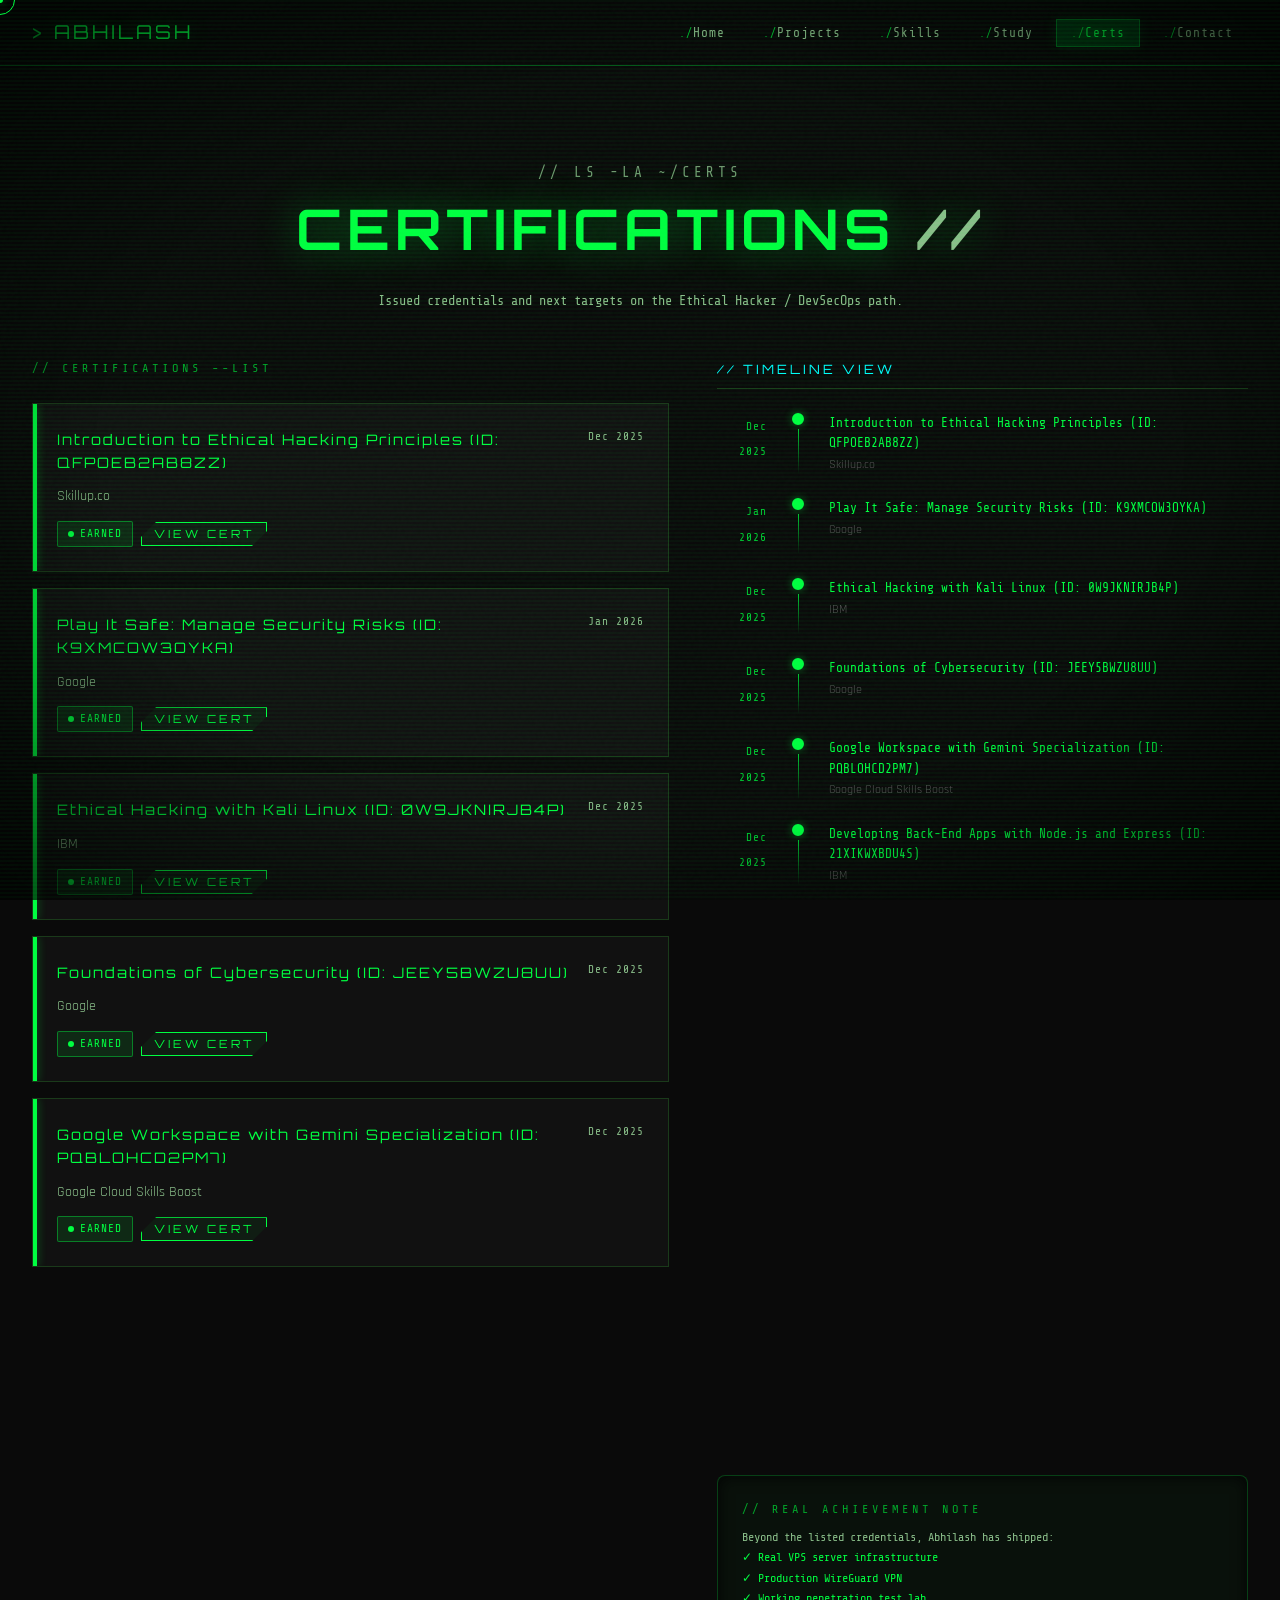
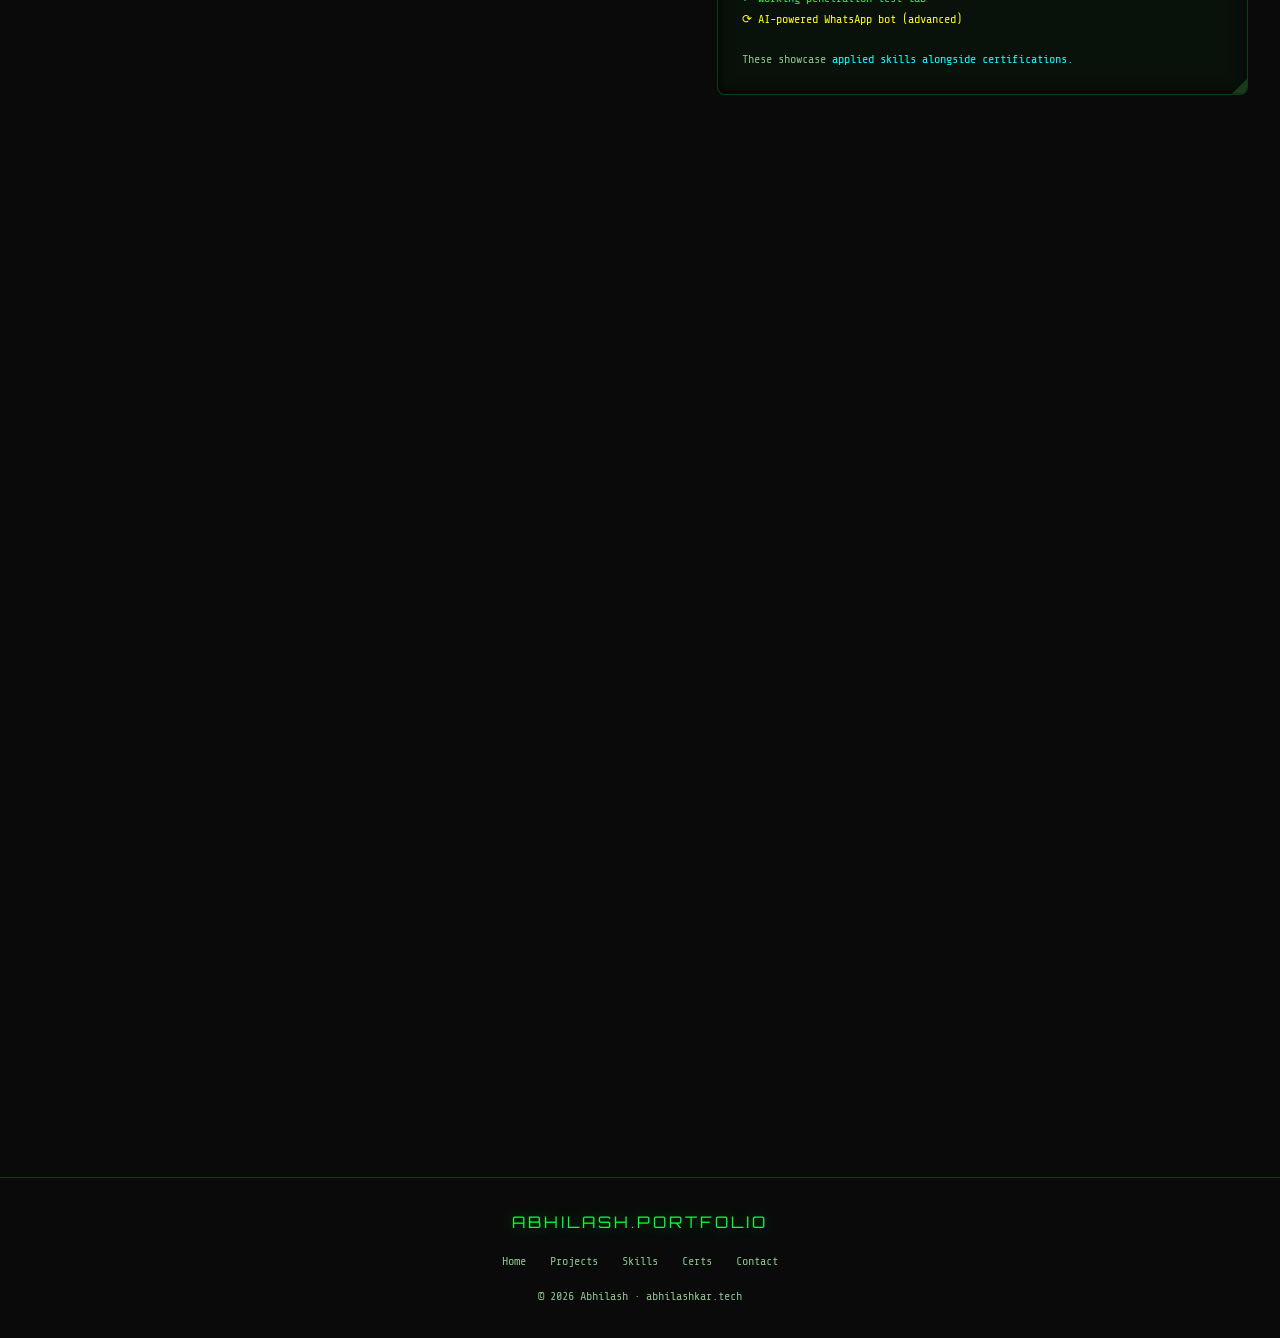
<file: certifications.html>
﻿<!DOCTYPE html>
<html lang="en">

<head>
    <meta charset="UTF-8" />
    <meta name="viewport" content="width=device-width, initial-scale=1.0" />
    <title>Certifications | Abhilash Portfolio</title>
    <meta name="description" content="Certifications and achievements of Abhilash — in timeline format." />
    <link rel="stylesheet" href="css/style.css" />
    <link rel="stylesheet" href="css/terminal.css" />
    <style>
        /* ===== CERTS PAGE ===== */
        .certs-layout {
            display: grid;
            grid-template-columns: 1.2fr 1fr;
            gap: 3rem;
            align-items: start;
        }

        /* Cert card */
        .cert-card {
            background: var(--bg-card);
            border: 1px solid var(--border);
            padding: 1.5rem;
            transition: all 0.4s;
            position: relative;
            overflow: hidden;
            cursor: default;
        }

        .cert-card::before {
            content: '';
            position: absolute;
            top: 0;
            left: 0;
            width: 4px;
            height: 100%;
        }

        .cert-card.earned::before {
            background: var(--green);
            box-shadow: 0 0 10px var(--green-glow);
        }

        .cert-card.ongoing::before {
            background: var(--yellow);
            box-shadow: 0 0 10px rgba(255, 255, 0, 0.4);
        }

        .cert-card.planned::before {
            background: #333;
        }

        .cert-card:hover {
            border-color: var(--border-glow);
            box-shadow: 0 0 25px rgba(0, 255, 65, 0.08);
            transform: translateY(-3px);
        }

        .cert-header {
            display: flex;
            justify-content: space-between;
            align-items: flex-start;
            margin-bottom: 0.8rem;
        }

        .cert-name {
            font-family: var(--font-display);
            font-size: 0.9rem;
            color: var(--green);
            letter-spacing: 2px;
            flex: 1;
        }

        .cert-card.ongoing .cert-name {
            color: var(--yellow);
        }

        .cert-card.planned .cert-name {
            color: #666;
        }

        .cert-year {
            font-family: var(--font-mono);
            font-size: 0.7rem;
            color: var(--text-dim);
            letter-spacing: 1px;
        }

        .cert-issuer {
            font-family: var(--font-body);
            font-size: 0.85rem;
            color: var(--text-dim);
            margin-bottom: 0.8rem;
        }

        .cert-actions {
            display: flex;
            gap: 0.5rem;
            align-items: center;
        }

        /* Timeline view (right side) */
        .cert-timeline {
            position: sticky;
            top: 80px;
        }

        .cert-tl-title {
            font-family: var(--font-display);
            font-size: 0.8rem;
            color: var(--cyan);
            letter-spacing: 3px;
            margin-bottom: 1.5rem;
            padding-bottom: 0.5rem;
            border-bottom: 1px solid var(--border);
        }

        .ct-item {
            display: flex;
            gap: 1rem;
            margin-bottom: 1.5rem;
            position: relative;
        }

        .ct-year-col {
            width: 50px;
            text-align: right;
            flex-shrink: 0;
        }

        .ct-year {
            font-family: var(--font-mono);
            font-size: 0.7rem;
            color: var(--green-dim);
            letter-spacing: 1px;
        }

        .ct-line {
            display: flex;
            flex-direction: column;
            align-items: center;
            width: 30px;
            flex-shrink: 0;
        }

        .ct-dot {
            width: 12px;
            height: 12px;
            border-radius: 50%;
            border: 2px solid var(--green);
            background: var(--bg-primary);
            box-shadow: 0 0 8px var(--green-glow);
            flex-shrink: 0;
        }

        .ct-dot.earned {
            background: var(--green);
        }

        .ct-dot.ongoing {
            border-color: var(--yellow);
            box-shadow: 0 0 8px rgba(255, 255, 0, 0.4);
        }

        .ct-dot.planned {
            border-color: #444;
            box-shadow: none;
        }

        .ct-vline {
            flex: 1;
            width: 1px;
            background: linear-gradient(180deg, var(--green-dim), transparent);
            min-height: 40px;
            margin-top: 4px;
        }

        .ct-content {}

        .ct-name {
            font-family: var(--font-mono);
            font-size: 0.8rem;
            color: var(--text-dim);
        }

        .ct-name.earned {
            color: var(--green);
        }

        .ct-name.ongoing {
            color: var(--yellow);
        }

        .ct-issuer {
            font-size: 0.72rem;
            color: #555;
            margin-top: 2px;
        }

        /* Cert viewer modal */
        .cert-viewer {
            position: fixed;
            inset: 0;
            background: rgba(0, 0, 0, 0.9);
            z-index: 2000;
            display: none;
            align-items: center;
            justify-content: center;
            padding: 2rem;
        }

        .cert-viewer.open {
            display: flex;
        }

        .cert-modal {
            background: var(--bg-card);
            border: 1px solid var(--border-glow);
            max-width: 700px;
            width: 100%;
            padding: 2rem;
            position: relative;
            box-shadow: 0 0 60px rgba(0, 255, 65, 0.15);
        }

        .cert-modal-close {
            position: absolute;
            top: 1rem;
            right: 1rem;
            background: transparent;
            border: 1px solid var(--border);
            color: var(--text-dim);
            font-family: var(--font-mono);
            font-size: 0.8rem;
            padding: 4px 10px;
            cursor: pointer;
            transition: all 0.3s;
        }

        .cert-modal-close:hover {
            border-color: var(--red);
            color: var(--red);
        }

        .cert-preview {
            background: var(--bg-terminal);
            border: 1px solid var(--border);
            padding: 3rem 2rem;
            text-align: center;
            margin: 1.5rem 0;
            position: relative;
            overflow: hidden;
        }

        .cert-preview::before {
            content: '';
            position: absolute;
            inset: 6px;
            border: 1px solid rgba(0, 255, 65, 0.2);
        }

        .cert-preview-title {
            font-family: var(--font-display);
            font-size: 1.3rem;
            color: var(--green);
            letter-spacing: 4px;
            text-shadow: 0 0 20px var(--green-glow);
            margin-bottom: 0.5rem;
        }

        .cert-preview-sub {
            font-family: var(--font-mono);
            font-size: 0.8rem;
            color: var(--text-dim);
            margin-bottom: 1rem;
        }

        .cert-preview-recipient {
            font-family: var(--font-display);
            font-size: 1rem;
            color: var(--cyan);
            letter-spacing: 3px;
        }

        .cert-preview-issuer {
            font-family: var(--font-mono);
            font-size: 0.75rem;
            color: var(--text-dim);
            margin-top: 1rem;
        }

        .cert-preview-status-planned {
            font-family: var(--font-mono);
            font-size: 0.8rem;
            color: #555;
            border: 1px dashed #333;
            padding: 1rem;
        }

        @media (max-width: 900px) {
            .certs-layout {
                grid-template-columns: 1fr;
            }

            .cert-timeline {
                position: static;
            }
        }
    </style>
</head>

<body>
    <div class="noise"></div>
    <nav>
        <div class="nav-container">
            <a href="index.html" class="nav-logo">ABHILASH</a>
            <ul class="nav-links">
                <li><a href="index.html">Home</a></li>
                <li><a href="projects.html">Projects</a></li>
                <li><a href="skills.html">Skills</a></li>
                <li><a href="study.html">Study</a></li>
                <li><a href="certifications.html" class="active">Certs</a></li>
                <li><a href="contact.html">Contact</a></li>
            </ul>
            <div class="hamburger" id="hamburger"><span></span><span></span><span></span></div>
        </div>
    </nav>

    <div class="page-wrapper">
        <div class="page-hero">
            <p class="section-label">// ls -la ~/certs</p>
            <h1>CERTIFICATIONS <span class="text-dim">//</span></h1>
            <p style="font-family:var(--font-mono);color:var(--text-dim);font-size:0.85rem;">Issued credentials and next targets on the Ethical Hacker / DevSecOps path.</p>
        </div>

        <div class="section" style="padding-top:0;">
            <div class="certs-layout">

                <!-- LEFT: Cert Cards -->
                <div>
                    <div class="section-header" data-anim style="text-align:left; margin-bottom:1.5rem;">
                        <p class="section-label">// certifications --list</p>
                    </div>
                    <div id="certs-list"></div>
                </div>

                <!-- RIGHT: Timeline -->
                <div class="cert-timeline">
                    <div class="cert-tl-title" data-anim>// TIMELINE VIEW</div>
                    <div id="cert-timeline-list"></div>

                    <!-- Achievement note -->
                    <div class="card mt-3" data-anim data-delay="200"
                        style="border-color:rgba(0,255,65,0.2); background:rgba(0,255,65,0.03);">
                        <p class="section-label" style="margin-bottom:0.5rem;">// REAL ACHIEVEMENT NOTE</p>
                        <p
                            style="font-family:var(--font-mono);font-size:0.75rem; color:var(--text-dim); line-height:1.7;">
                            Beyond the listed credentials, Abhilash has shipped:<br />
                            <span class="text-green">✓ Real VPS server infrastructure</span><br />
                            <span class="text-green">✓ Production WireGuard VPN</span><br />
                            <span class="text-green">✓ Working penetration test lab</span><br />
                            <span class="text-yellow">⟳ AI-powered WhatsApp bot (advanced)</span><br /><br />
                            These showcase <span class="text-cyan">applied skills alongside certifications.</span>
                        </p>
                    </div>
                </div>
            </div>
        </div>
    </div>

    <!-- CERT VIEWER MODAL -->
    <div class="cert-viewer" id="cert-viewer">
        <div class="cert-modal">
            <button class="cert-modal-close" onclick="closeCertViewer()">✕ CLOSE</button>
            <p style="font-family:var(--font-mono);font-size:0.7rem;color:var(--text-dim);">// view certificate</p>
            <h2 id="modal-title"
                style="font-family:var(--font-display);font-size:1rem;color:var(--green);letter-spacing:3px;margin:0.3rem 0 1rem;">
            </h2>
            <div class="cert-preview" id="modal-preview"></div>
            <div id="modal-meta" style="font-family:var(--font-mono);font-size:0.75rem;color:var(--text-dim);"></div>
        </div>
    </div>

    <footer>
        <span class="footer-logo">ABHILASH.PORTFOLIO</span>
        <ul class="footer-links">
            <li><a href="index.html">Home</a></li>
            <li><a href="projects.html">Projects</a></li>
            <li><a href="skills.html">Skills</a></li>
            <li><a href="certifications.html">Certs</a></li>
            <li><a href="contact.html">Contact</a></li>
        </ul>
        <p>© 2026 Abhilash · abhilashkar.tech</p>
    </footer>

    <script src="js/data.js"></script>
    <script src="js/terminal.js"></script>
    <script>
        function certStatusInfo(s) {
            if (s === 'earned') return { cls: 'earned', badge: 'badge-green', icon: '✓', text: 'EARNED' };
            if (s === 'ongoing') return { cls: 'ongoing', badge: 'badge-yellow', icon: '⟳', text: 'IN PROGRESS' };
            return { cls: 'planned', badge: 'badge-blue', icon: '◦', text: 'PLANNED' };
        }

        const certList = document.getElementById('certs-list');
        const certTl = document.getElementById('cert-timeline-list');

        PORTFOLIO_DATA.certifications.forEach((cert, i) => {
            const s = certStatusInfo(cert.status);

            // Card
            const card = document.createElement('div');
            card.className = `cert-card ${s.cls} mb-2`;
            card.dataset.anim = '';
            card.dataset.delay = i * 120;
            card.innerHTML = `
    <div class="cert-header">
      <span class="cert-name">${cert.name}</span>
      <span class="cert-year">${cert.date}</span>
    </div>
    <p class="cert-issuer">${cert.issuer}</p>
    <div class="cert-actions">
      <span class="badge ${s.badge}"><span class="badge-dot"></span>${s.text}</span>
      <button class="btn" style="padding:4px 12px;font-size:0.7rem;" onclick="openCertViewer('${cert.name}','${cert.issuer}','${cert.date}','${cert.status}')">
        VIEW CERT
      </button>
    </div>
  `;
            certList.appendChild(card);

            // Timeline entry
            const tl = document.createElement('div');
            tl.className = 'ct-item';
            tl.dataset.anim = '';
            tl.dataset.delay = i * 100;
            tl.innerHTML = `
    <div class="ct-year-col"><span class="ct-year">${cert.date}</span></div>
    <div class="ct-line">
      <div class="ct-dot ${s.cls}"></div>
      ${i < PORTFOLIO_DATA.certifications.length - 1 ? '<div class="ct-vline"></div>' : ''}
    </div>
    <div class="ct-content">
      <div class="ct-name ${s.cls}">${cert.name}</div>
      <div class="ct-issuer">${cert.issuer}</div>
    </div>
  `;
            certTl.appendChild(tl);
        });

        // Anim
        const obs = new IntersectionObserver(entries => {
            entries.forEach(e => {
                if (e.isIntersecting) {
                    setTimeout(() => {
                        e.target.style.opacity = '1';
                        e.target.style.transform = 'translateY(0)';
                    }, e.target.dataset.delay || 0);
                    obs.unobserve(e.target);
                }
            });
        }, { threshold: 0.1 });

        document.querySelectorAll('[data-anim]').forEach(el => {
            el.style.opacity = '0';
            el.style.transform = 'translateY(15px)';
            el.style.transition = 'opacity 0.6s ease, transform 0.6s ease';
            obs.observe(el);
        });

        function openCertViewer(name, issuer, date, status) {
            document.getElementById('modal-title').textContent = name;
            const preview = document.getElementById('modal-preview');
            const meta = document.getElementById('modal-meta');

            if (status === 'earned') {
                preview.innerHTML = `
      <div class="cert-preview-title">${name}</div>
      <div class="cert-preview-sub">This is to certify that</div>
      <div class="cert-preview-recipient">ABHILASH</div>
      <div class="cert-preview-sub" style="margin-top:0.5rem;">has successfully completed</div>
      <div class="cert-preview-issuer">Issued by: ${issuer} &nbsp;|&nbsp; ${date}</div>
    `;
            } else {
                const statusText = status === 'ongoing' ? '⟳ IN PROGRESS' : '◦ PLANNED FOR ' + date;
                preview.innerHTML = `
      <div class="cert-preview-status-planned">
        <p style="color:var(--green-dim); font-family:var(--font-display); font-size:1rem; letter-spacing:3px; margin-bottom:0.8rem;">${name}</p>
        <p>${statusText}</p>
        <p style="margin-top:0.5rem; color:#444;">Issued by: ${issuer}</p>
      </div>
    `;
            }

            meta.textContent = `STATUS: ${status.toUpperCase()} | ISSUER: ${issuer} | TARGET: ${date}`;
            document.getElementById('cert-viewer').classList.add('open');
        }

        function closeCertViewer() {
            document.getElementById('cert-viewer').classList.remove('open');
        }

        document.getElementById('cert-viewer').addEventListener('click', e => {
            if (e.target === document.getElementById('cert-viewer')) closeCertViewer();
        });
    </script>
<script src="js/effects.js"></script>
</body>

</html>
</file>
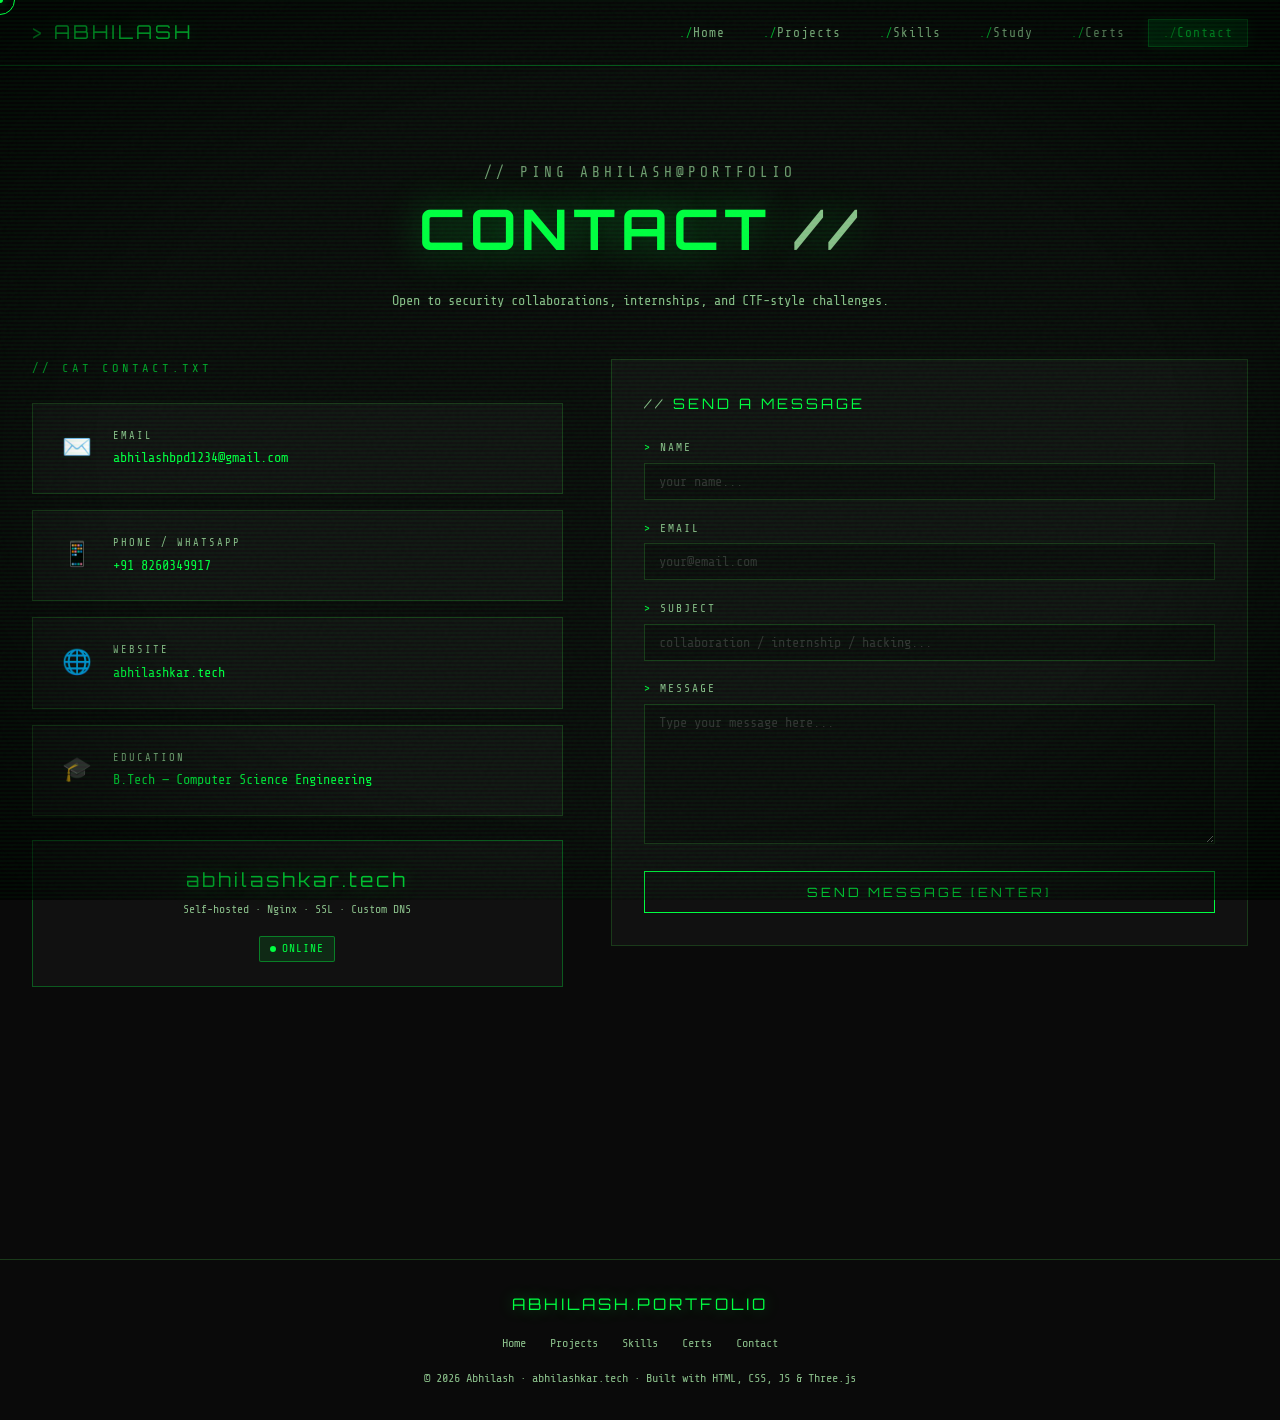
<file: contact.html>
﻿<!DOCTYPE html>
<html lang="en">

<head>
    <meta charset="UTF-8" />
    <meta name="viewport" content="width=device-width, initial-scale=1.0" />
    <title>Contact | Abhilash Portfolio</title>
    <meta name="description"
        content="Get in touch with Abhilash — cybersecurity learner, system administrator, and web developer." />
    <link rel="stylesheet" href="css/style.css" />
    <link rel="stylesheet" href="css/terminal.css" />
    <style>
        .contact-layout {
            display: grid;
            grid-template-columns: 1fr 1.2fr;
            gap: 3rem;
            align-items: start;
        }

        /* Info cards */
        .contact-info-card {
            background: var(--bg-card);
            border: 1px solid var(--border);
            padding: 1.5rem;
            margin-bottom: 1rem;
            transition: all 0.35s;
            display: flex;
            align-items: center;
            gap: 1rem;
        }

        .contact-info-card:hover {
            border-color: var(--border-glow);
            transform: translateX(6px);
            box-shadow: 0 0 20px rgba(0, 255, 65, 0.08);
        }

        .contact-icon {
            font-size: 1.5rem;
            width: 40px;
            text-align: center;
            flex-shrink: 0;
        }

        .contact-label {
            font-family: var(--font-mono);
            font-size: 0.65rem;
            color: var(--text-dim);
            letter-spacing: 2px;
            margin-bottom: 3px;
        }

        .contact-value {
            font-family: var(--font-mono);
            font-size: 0.85rem;
            color: var(--green);
        }

        .contact-value a {
            color: var(--green);
            text-decoration: none;
        }

        .contact-value a:hover {
            text-decoration: underline;
            color: var(--cyan);
        }

        /* Form */
        .contact-form {
            background: var(--bg-card);
            border: 1px solid var(--border);
            padding: 2rem;
        }

        .form-title {
            font-family: var(--font-display);
            font-size: 0.9rem;
            color: var(--green);
            letter-spacing: 3px;
            margin-bottom: 1.5rem;
        }

        .form-title::before {
            content: '// ';
            color: var(--text-dim);
        }

        .form-group {
            margin-bottom: 1.2rem;
        }

        .form-label {
            font-family: var(--font-mono);
            font-size: 0.7rem;
            color: var(--text-dim);
            letter-spacing: 2px;
            display: block;
            margin-bottom: 6px;
        }

        .form-label::before {
            content: '> ';
            color: var(--green);
        }

        .form-input,
        .form-textarea {
            width: 100%;
            background: #0c0c0c;
            border: 1px solid var(--border);
            color: var(--green);
            font-family: var(--font-mono);
            font-size: 0.85rem;
            padding: 10px 14px;
            outline: none;
            transition: all 0.3s;
            caret-color: var(--green);
        }

        .form-input:focus,
        .form-textarea:focus {
            border-color: rgba(0, 255, 65, 0.4);
            box-shadow: 0 0 15px rgba(0, 255, 65, 0.08);
        }

        .form-input::placeholder,
        .form-textarea::placeholder {
            color: #333;
            font-family: var(--font-mono);
        }

        .form-textarea {
            min-height: 140px;
            resize: vertical;
        }

        .form-submit {
            width: 100%;
            padding: 12px;
            font-family: var(--font-display);
            font-size: 0.8rem;
            letter-spacing: 3px;
            cursor: pointer;
            border: 1px solid var(--green);
            background: transparent;
            color: var(--green);
            transition: all 0.3s;
            position: relative;
            overflow: hidden;
        }

        .form-submit::before {
            content: '';
            position: absolute;
            top: 0;
            left: -100%;
            width: 100%;
            height: 100%;
            background: var(--green);
            transition: left 0.3s;
            z-index: -1;
        }

        .form-submit:hover {
            color: #000;
            box-shadow: 0 0 30px var(--green-glow);
        }

        .form-submit:hover::before {
            left: 0;
        }

        .form-success {
            display: none;
            background: rgba(0, 255, 65, 0.05);
            border: 1px solid rgba(0, 255, 65, 0.3);
            padding: 1rem;
            text-align: center;
            font-family: var(--font-mono);
            font-size: 0.8rem;
            color: var(--green);
            margin-top: 1rem;
        }

        /* Map / Domain display */
        .domain-card {
            background: var(--bg-card);
            border: 1px solid var(--border-glow);
            padding: 1.5rem;
            text-align: center;
            margin-top: 1.5rem;
        }

        .domain-text {
            font-family: var(--font-display);
            font-size: 1.2rem;
            color: var(--green);
            text-shadow: 0 0 20px var(--green-glow);
            letter-spacing: 3px;
        }

        .domain-sub {
            font-family: var(--font-mono);
            font-size: 0.72rem;
            color: var(--text-dim);
            margin-top: 0.3rem;
        }

        @media (max-width: 800px) {
            .contact-layout {
                grid-template-columns: 1fr;
            }
        }
    </style>
</head>

<body>
    <div class="noise"></div>
    <nav>
        <div class="nav-container">
            <a href="index.html" class="nav-logo">ABHILASH</a>
            <ul class="nav-links">
                <li><a href="index.html">Home</a></li>
                <li><a href="projects.html">Projects</a></li>
                <li><a href="skills.html">Skills</a></li>
                <li><a href="study.html">Study</a></li>
                <li><a href="certifications.html">Certs</a></li>
                <li><a href="contact.html" class="active">Contact</a></li>
            </ul>
            <div class="hamburger" id="hamburger"><span></span><span></span><span></span></div>
        </div>
    </nav>

    <div class="page-wrapper">
        <div class="page-hero">
            <p class="section-label">// ping abhilash@portfolio</p>
            <h1>CONTACT <span class="text-dim">//</span></h1>
            <p style="font-family:var(--font-mono);color:var(--text-dim);font-size:0.85rem;">Open to security collaborations,
                internships, and CTF-style challenges.</p>
        </div>

        <div class="section" style="padding-top:0;">
            <div class="contact-layout">

                <!-- LEFT: Contact Info -->
                <div>
                    <div class="section-header" data-anim style="text-align:left;margin-bottom:1.5rem;">
                        <p class="section-label">// cat contact.txt</p>
                    </div>

                    <div class="contact-info-card" data-anim data-delay="100">
                        <div class="contact-icon">✉️</div>
                        <div>
                            <div class="contact-label">EMAIL</div>
                            <div class="contact-value">
                                <a href="mailto:abhilashbpd1234@gmail.com">abhilashbpd1234@gmail.com</a>
                            </div>
                        </div>
                    </div>

                    <div class="contact-info-card" data-anim data-delay="200">
                        <div class="contact-icon">📱</div>
                        <div>
                            <div class="contact-label">PHONE / WHATSAPP</div>
                            <div class="contact-value">
                                <a href="tel:+918260349917">+91 8260349917</a>
                            </div>
                        </div>
                    </div>

                    <div class="contact-info-card" data-anim data-delay="300">
                        <div class="contact-icon">🌐</div>
                        <div>
                            <div class="contact-label">WEBSITE</div>
                            <div class="contact-value">
                                <a href="https://abhilashkar.tech" target="_blank">abhilashkar.tech</a>
                            </div>
                        </div>
                    </div>

                    <div class="contact-info-card" data-anim data-delay="400">
                        <div class="contact-icon">🎓</div>
                        <div>
                            <div class="contact-label">EDUCATION</div>
                            <div class="contact-value">B.Tech — Computer Science Engineering</div>
                        </div>
                    </div>

                    <!-- Domain card -->
                    <div class="domain-card" data-anim data-delay="500">
                        <div class="domain-text">abhilashkar.tech</div>
                        <div class="domain-sub">Self-hosted · Nginx · SSL · Custom DNS</div>
                        <div style="margin-top:1rem;">
                            <span class="badge badge-green"><span class="badge-dot"></span>ONLINE</span>
                        </div>
                    </div>

                    <!-- Terminal showcase: contact -->
                    <div class="terminal-wrapper mt-3" data-anim data-delay="600">
                        <div class="terminal" id="contact-terminal">
                            <div class="terminal-bar">
                                <div class="terminal-dots">
                                    <div class="terminal-dot red"></div>
                                    <div class="terminal-dot yellow"></div>
                                    <div class="terminal-dot green"></div>
                                </div>
                                <span class="terminal-title">contact.sh</span>
                            </div>
                            <div class="terminal-body" style="min-height:150px; max-height:200px;"></div>
                        </div>
                    </div>
                </div>

                <!-- RIGHT: Contact Form -->
                <div data-anim data-delay="200">
                    <div class="contact-form">
                        <div class="form-title">SEND A MESSAGE</div>

                        <div class="form-group">
                            <label class="form-label" for="name">NAME</label>
                            <input type="text" id="name" class="form-input" placeholder="your name..." />
                        </div>

                        <div class="form-group">
                            <label class="form-label" for="email">EMAIL</label>
                            <input type="email" id="email" class="form-input" placeholder="your@email.com" />
                        </div>

                        <div class="form-group">
                            <label class="form-label" for="subject">SUBJECT</label>
                            <input type="text" id="subject" class="form-input"
                                placeholder="collaboration / internship / hacking..." />
                        </div>

                        <div class="form-group">
                            <label class="form-label" for="message">MESSAGE</label>
                            <textarea id="message" class="form-textarea"
                                placeholder="Type your message here..."></textarea>
                        </div>

                        <button class="form-submit" id="form-submit" onclick="handleSubmit()">
                            SEND MESSAGE [ENTER]
                        </button>

                        <div class="form-success" id="form-success">
                            <p style="font-size:1rem; margin-bottom:0.3rem;">✓ MESSAGE SENT SUCCESSFULLY</p>
                            <p style="color:var(--text-dim);">I'll get back to you within 24–48 hours.</p>
                        </div>
                    </div>

                    <!-- What I'm open to -->
                    <div class="card mt-2" data-anim data-delay="400">
                        <p class="section-label" style="margin-bottom:1rem;">// OPEN TO</p>
                        <div style="display:grid; grid-template-columns:1fr 1fr; gap:0.8rem;">
                            <div style="font-family:var(--font-mono);font-size:0.78rem;color:var(--text-dim);">
                                <span class="text-green">✓</span> Cybersecurity Internship
                            </div>
                            <div style="font-family:var(--font-mono);font-size:0.78rem;color:var(--text-dim);">
                                <span class="text-green">✓</span> CTF Team Collaboration
                            </div>
                            <div style="font-family:var(--font-mono);font-size:0.78rem;color:var(--text-dim);">
                                <span class="text-green">✓</span> DevOps / SysAdmin Roles
                            </div>
                            <div style="font-family:var(--font-mono);font-size:0.78rem;color:var(--text-dim);">
                                <span class="text-green">✓</span> Open Source Projects
                            </div>
                            <div style="font-family:var(--font-mono);font-size:0.78rem;color:var(--text-dim);">
                                <span class="text-green">✓</span> Bug Bounty Teams
                            </div>
                            <div style="font-family:var(--font-mono);font-size:0.78rem;color:var(--text-dim);">
                                <span class="text-green">✓</span> Research Collaboration
                            </div>
                        </div>
                    </div>
                </div>
            </div>
        </div>
    </div>

    <footer>
        <span class="footer-logo">ABHILASH.PORTFOLIO</span>
        <ul class="footer-links">
            <li><a href="index.html">Home</a></li>
            <li><a href="projects.html">Projects</a></li>
            <li><a href="skills.html">Skills</a></li>
            <li><a href="certifications.html">Certs</a></li>
            <li><a href="contact.html">Contact</a></li>
        </ul>
        <p>© 2026 Abhilash · abhilashkar.tech · Built with HTML, CSS, JS & Three.js</p>
    </footer>

    <script src="js/data.js"></script>
    <script src="js/terminal.js"></script>
    <script>
        // Auto-run terminal
        document.addEventListener('DOMContentLoaded', () => {
            new HackerTerminal('contact-terminal', {
                typingSpeed: 35,
                autoRun: [
                    {
                        delay: 600, cmd: 'cat contact.txt', output: [
                            { class: 't-output', text: 'Name  : Abhilash' },
                            { class: 't-output', text: 'Email : abhilashbpd1234@gmail.com' },
                            { class: 't-output', text: 'Phone : +91 8260349917' },
                            { class: 't-output', text: 'Web   : abhilashkar.tech' },
                        ]
                    },
                    {
                        delay: 400, cmd: 'ping abhilashkar.tech', output: [
                            { class: 't-success', text: '64 bytes: icmp_seq=1 ttl=57 time=24.3ms' },
                            { class: 't-success', text: '64 bytes: icmp_seq=2 ttl=57 time=23.8ms' },
                            { class: 't-success', text: '--- 0% packet loss --- ONLINE ✓' },
                        ]
                    },
                ]
            });
        });

        // Anim
        const obs = new IntersectionObserver(entries => {
            entries.forEach(e => {
                if (e.isIntersecting) {
                    setTimeout(() => {
                        e.target.style.opacity = '1';
                        e.target.style.transform = 'translateY(0)';
                    }, e.target.dataset.delay || 0);
                    obs.unobserve(e.target);
                }
            });
        }, { threshold: 0.1 });

        document.querySelectorAll('[data-anim]').forEach(el => {
            el.style.opacity = '0';
            el.style.transform = 'translateY(20px)';
            el.style.transition = 'opacity 0.6s ease, transform 0.6s ease';
            obs.observe(el);
        });

        function handleSubmit() {
            const name = document.getElementById('name').value.trim();
            const email = document.getElementById('email').value.trim();
            const msg = document.getElementById('message').value.trim();

            if (!name || !email || !msg) {
                alert('Please fill in all required fields.');
                return;
            }

            document.getElementById('form-submit').disabled = true;
            document.getElementById('form-submit').textContent = 'SENDING...';

            // Simulate send
            setTimeout(() => {
                document.getElementById('form-success').style.display = 'block';
                document.getElementById('form-submit').textContent = '✓ SENT';
                document.getElementById('form-submit').style.color = '#000';
                document.getElementById('form-submit').style.background = 'var(--green)';
            }, 1500);
        }
    </script>
<script src="js/effects.js"></script>
</body>

</html>
</file>
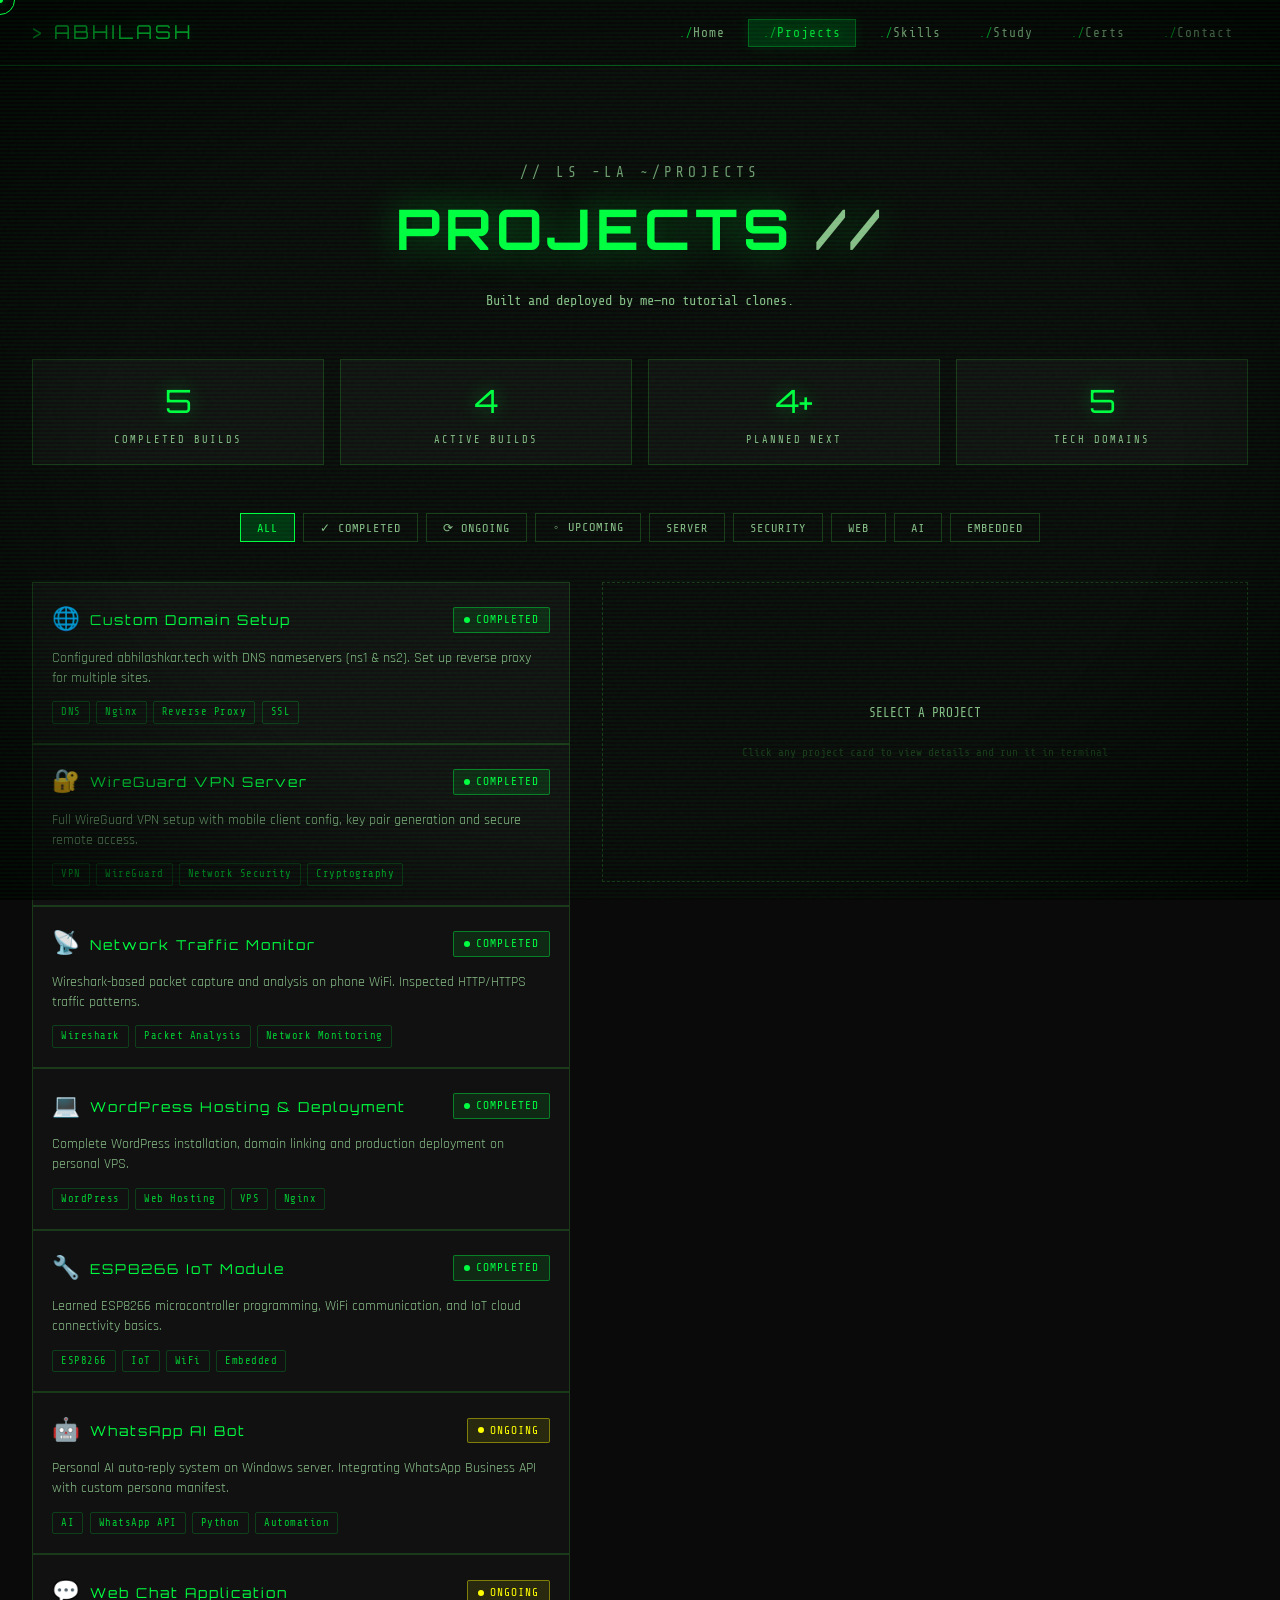
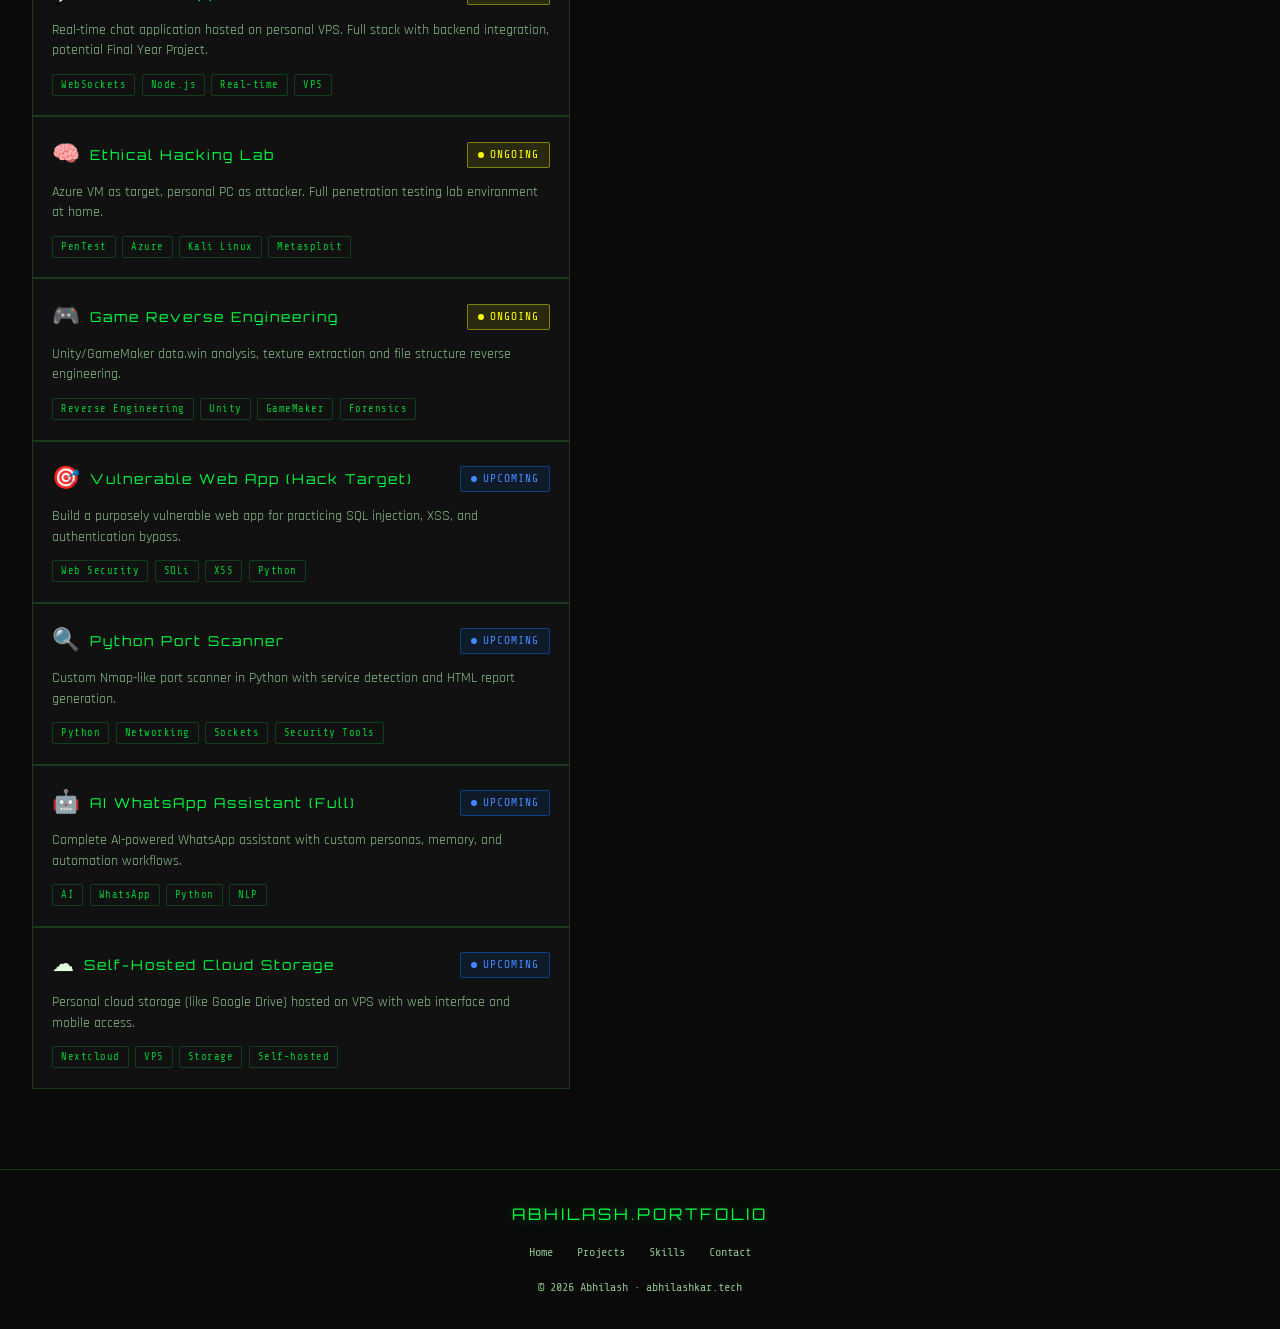
<file: projects.html>
﻿<!DOCTYPE html>
<html lang="en">

<head>
    <meta charset="UTF-8" />
    <meta name="viewport" content="width=device-width, initial-scale=1.0" />
    <title>Projects | Abhilash Portfolio</title>
    <meta name="description"
        content="All projects by Abhilash — Server Setup, VPN, Cybersecurity Lab, WhatsApp AI Bot, and more." />
    <link rel="stylesheet" href="css/style.css" />
    <link rel="stylesheet" href="css/terminal.css" />
    <style>
        .filter-bar {
            display: flex;
            gap: 0.5rem;
            flex-wrap: wrap;
            justify-content: center;
            margin-bottom: 2.5rem;
        }

        .filter-btn {
            font-family: var(--font-mono);
            font-size: 0.75rem;
            padding: 6px 16px;
            border: 1px solid var(--border);
            background: transparent;
            color: var(--text-dim);
            cursor: pointer;
            letter-spacing: 1px;
            transition: all 0.3s;
        }

        .filter-btn:hover,
        .filter-btn.active {
            border-color: var(--green);
            color: var(--green);
            background: var(--green-dark);
        }

        .projects-layout {
            display: grid;
            grid-template-columns: 1fr 1.2fr;
            gap: 2rem;
        }

        .project-card {
            background: var(--bg-card);
            border: 1px solid var(--border);
            padding: 1.2rem;
            cursor: pointer;
            transition: all 0.3s;
            position: relative;
        }

        .project-card:hover,
        .project-card.selected {
            border-color: var(--border-glow);
            box-shadow: 0 0 25px rgba(0, 255, 65, 0.1);
        }

        .project-card.selected {
            border-left: 3px solid var(--green);
        }

        .project-card.hidden {
            display: none;
        }

        .card-header {
            display: flex;
            align-items: center;
            gap: 10px;
            margin-bottom: 0.6rem;
        }

        .card-icon {
            font-size: 1.4rem;
        }

        .card-name {
            font-family: var(--font-display);
            font-size: 0.85rem;
            color: var(--green);
            letter-spacing: 2px;
            flex: 1;
        }

        .card-desc {
            font-size: 0.85rem;
            color: var(--text-dim);
            line-height: 1.5;
            margin-bottom: 0.8rem;
        }

        .card-tags {
            display: flex;
            flex-wrap: wrap;
            gap: 0.4rem;
        }

        /* Detail pane */
        .detail-pane {
            position: sticky;
            top: 80px;
            height: fit-content;
        }

        .detail-empty {
            display: flex;
            align-items: center;
            justify-content: center;
            min-height: 300px;
            border: 1px dashed var(--border);
            color: var(--text-dim);
            font-family: var(--font-mono);
            font-size: 0.8rem;
            text-align: center;
        }

        .detail-content {
            display: none;
        }

        .detail-content.active {
            display: block;
        }

        .detail-title {
            font-family: var(--font-display);
            font-size: 1.2rem;
            color: var(--green);
            letter-spacing: 3px;
            margin-bottom: 0.5rem;
        }

        .detail-section-label {
            font-family: var(--font-mono);
            font-size: 0.7rem;
            color: var(--green-dim);
            letter-spacing: 2px;
            margin: 1rem 0 0.4rem;
        }

        .detail-list {
            list-style: none;
        }

        .detail-list li {
            font-family: var(--font-mono);
            font-size: 0.8rem;
            color: var(--text-dim);
            padding: 4px 0;
            border-bottom: 1px solid rgba(255, 255, 255, 0.03);
        }

        .detail-list li::before {
            content: '→ ';
            color: var(--green);
        }

        .detail-terminal-wrap {
            margin-top: 1rem;
        }

        /* Stats strip */
        .proj-stats-strip {
            display: flex;
            gap: 1rem;
            flex-wrap: wrap;
            justify-content: center;
            margin-bottom: 3rem;
        }

        .proj-stat {
            background: var(--bg-card);
            border: 1px solid var(--border);
            padding: 1rem 2rem;
            text-align: center;
            flex: 1;
            min-width: 120px;
        }

        .proj-stat-num {
            font-family: var(--font-display);
            font-size: 2rem;
            color: var(--green);
            text-shadow: 0 0 20px var(--green-glow);
        }

        .proj-stat-label {
            font-family: var(--font-mono);
            font-size: 0.65rem;
            color: var(--text-dim);
            letter-spacing: 2px;
            margin-top: 4px;
        }

        @media (max-width: 900px) {
            .projects-layout {
                grid-template-columns: 1fr;
            }

            .detail-pane {
                position: static;
            }
        }
    </style>
</head>

<body>
    <div class="noise"></div>
    <nav>
        <div class="nav-container">
            <a href="index.html" class="nav-logo">ABHILASH</a>
            <ul class="nav-links">
                <li><a href="index.html">Home</a></li>
                <li><a href="projects.html" class="active">Projects</a></li>
                <li><a href="skills.html">Skills</a></li>
                <li><a href="study.html">Study</a></li>
                <li><a href="certifications.html">Certs</a></li>
                <li><a href="contact.html">Contact</a></li>
            </ul>
            <div class="hamburger" id="hamburger"><span></span><span></span><span></span></div>
        </div>
    </nav>

    <div class="page-wrapper">
        <div class="page-hero">
            <p class="section-label">// ls -la ~/projects</p>
            <h1>PROJECTS <span class="text-dim">//</span></h1>
            <p style="font-family:var(--font-mono);color:var(--text-dim);font-size:0.85rem;">Built and deployed by me—no tutorial clones.</p>
        </div>

        <div class="section" style="padding-top:0;">
            <!-- Stats -->
            <div class="proj-stats-strip" data-anim>
                <div class="proj-stat">
                    <div class="proj-stat-num">5</div>
                    <div class="proj-stat-label">COMPLETED BUILDS</div>
                </div>
                <div class="proj-stat">
                    <div class="proj-stat-num">4</div>
                    <div class="proj-stat-label">ACTIVE BUILDS</div>
                </div>
                <div class="proj-stat">
                    <div class="proj-stat-num">4+</div>
                    <div class="proj-stat-label">PLANNED NEXT</div>
                </div>
                <div class="proj-stat">
                    <div class="proj-stat-num">5</div>
                    <div class="proj-stat-label">TECH DOMAINS</div>
                </div>
            </div>

            <!-- Filter Bar -->
            <div class="filter-bar">
                <button class="filter-btn active" data-filter="all">ALL</button>
                <button class="filter-btn" data-filter="done">✓ COMPLETED</button>
                <button class="filter-btn" data-filter="ongoing">⟳ ONGOING</button>
                <button class="filter-btn" data-filter="upcoming">◦ UPCOMING</button>
                <button class="filter-btn" data-filter="server">SERVER</button>
                <button class="filter-btn" data-filter="security">SECURITY</button>
                <button class="filter-btn" data-filter="web">WEB</button>
                <button class="filter-btn" data-filter="ai">AI</button>
                <button class="filter-btn" data-filter="embedded">EMBEDDED</button>
            </div>

            <!-- Projects Layout -->
            <div class="projects-layout">
                <!-- Left: Project List -->
                <div id="projects-list"></div>

                <!-- Right: Detail + Terminal -->
                <div class="detail-pane">
                    <div id="detail-empty" class="detail-empty">
                        <div>
                            <p>SELECT A PROJECT</p>
                            <br />
                            <p style="color:var(--border); font-size:0.7rem;">Click any project card to view details and
                                run it in terminal</p>
                        </div>
                    </div>
                    <div id="detail-content" class="card detail-content">
                        <div class="badge badge-green mb-2" id="detail-status-badge"><span
                                class="badge-dot"></span><span id="detail-status-text">DONE</span></div>
                        <h2 class="detail-title" id="detail-name"></h2>
                        <p style="font-family:var(--font-mono);font-size:0.75rem;color:var(--text-dim); margin-bottom:0.5rem;"
                            id="detail-level"></p>
                        <p style="font-size:0.9rem;color:var(--text-dim);line-height:1.6;" id="detail-desc"></p>

                        <div class="detail-section-label">// DETAILS</div>
                        <ul class="detail-list" id="detail-list"></ul>

                        <div class="detail-section-label">// TAGS</div>
                        <div id="detail-tags" style="display:flex;flex-wrap:wrap;gap:0.4rem; margin-bottom:1rem;"></div>

                        <!-- Mini terminal for this project -->
                        <div class="detail-terminal-wrap">
                            <div class="terminal" id="detail-terminal">
                                <div class="terminal-bar">
                                    <div class="terminal-dots">
                                        <div class="terminal-dot red"></div>
                                        <div class="terminal-dot yellow"></div>
                                        <div class="terminal-dot green"></div>
                                    </div>
                                    <span class="terminal-title" id="detail-term-title">project.sh</span>
                                </div>
                                <div class="terminal-body" style="min-height:160px; max-height:200px;"
                                    id="detail-term-body"></div>
                            </div>
                        </div>
                    </div>
                </div>
            </div>
        </div>
    </div>

    <footer>
        <span class="footer-logo">ABHILASH.PORTFOLIO</span>
        <ul class="footer-links">
            <li><a href="index.html">Home</a></li>
            <li><a href="projects.html">Projects</a></li>
            <li><a href="skills.html">Skills</a></li>
            <li><a href="contact.html">Contact</a></li>
        </ul>
        <p>© 2026 Abhilash · abhilashkar.tech</p>
    </footer>

    <script src="js/data.js"></script>
    <script src="js/terminal.js"></script>
    <script>
        const list = document.getElementById('projects-list');
        const detailEmpty = document.getElementById('detail-empty');
        const detailContent = document.getElementById('detail-content');
        let currentFilter = 'all';
        let selectedId = null;

        function statusBadge(status) {
            if (status === 'done') return { cls: 'badge-green', icon: '✓', text: 'COMPLETED' };
            if (status === 'ongoing') return { cls: 'badge-yellow', icon: '⟳', text: 'ONGOING' };
            return { cls: 'badge-blue', icon: '◦', text: 'UPCOMING' };
        }

        function renderProjects() {
            list.innerHTML = '';
            PORTFOLIO_DATA.projects.forEach(p => {
                const show = currentFilter === 'all' || p.status === currentFilter || p.category === currentFilter;
                const b = statusBadge(p.status);
                const card = document.createElement('div');
                card.className = `project-card ${show ? '' : 'hidden'} ${selectedId === p.id ? 'selected' : ''}`;
                card.dataset.id = p.id;
                card.innerHTML = `
      <div class="card-header">
        <span class="card-icon">${p.icon}</span>
        <span class="card-name">${p.name}</span>
        <span class="badge ${b.cls}"><span class="badge-dot"></span>${b.text}</span>
      </div>
      <p class="card-desc">${p.desc}</p>
      <div class="card-tags">${(p.tags || []).map(t => `<span class="tag">${t}</span>`).join('')}</div>
    `;
                card.addEventListener('click', () => selectProject(p));
                list.appendChild(card);
            });
        }

        function selectProject(p) {
            selectedId = p.id;
            renderProjects();
            detailEmpty.style.display = 'none';
            detailContent.classList.add('active');

            const b = statusBadge(p.status);
            detailContent.querySelector('#detail-status-badge').className = `badge ${b.cls} mb-2`;
            document.getElementById('detail-status-text').textContent = b.text;
            document.getElementById('detail-name').textContent = p.name;
            document.getElementById('detail-level').textContent = p.level || '';
            document.getElementById('detail-desc').textContent = p.desc;
            document.getElementById('detail-term-title').textContent = p.name.toLowerCase().replace(/\s+/g, '-') + '.sh';

            const ul = document.getElementById('detail-list');
            ul.innerHTML = (p.details || []).map(d => `<li>${d}</li>`).join('');

            const tagsEl = document.getElementById('detail-tags');
            tagsEl.innerHTML = (p.tags || []).map(t => `<span class="tag">${t}</span>`).join('');

            // Mini terminal
            const termBody = document.getElementById('detail-term-body');
            termBody.innerHTML = '';
            const lines = [
                { class: 't-prompt', text: `<span class="t-cmd-text">cat project/${p.id}/info.txt</span>` },
                { class: 't-output', text: `NAME: ${p.name}` },
                { class: 't-output', text: `STATUS: ${b.text}` },
                { class: 'text-green', text: `CATEGORY: ${p.category.toUpperCase()}` },
                ...(p.details || []).map(d => ({ class: 't-output', text: `✓ ${d}` })),
                { class: 't-success', text: `[EOF] - ${(p.tags || []).join(' | ')}` },
            ];
            lines.forEach((l, i) => {
                setTimeout(() => {
                    const div = document.createElement('div');
                    div.className = `t-line ${l.class}`;
                    div.innerHTML = l.text;
                    termBody.appendChild(div);
                    termBody.scrollTop = termBody.scrollHeight;
                }, i * 80);
            });
        }

        // Filter buttons
        document.querySelectorAll('.filter-btn').forEach(btn => {
            btn.addEventListener('click', () => {
                document.querySelectorAll('.filter-btn').forEach(b => b.classList.remove('active'));
                btn.classList.add('active');
                currentFilter = btn.dataset.filter;
                selectedId = null;
                detailEmpty.style.display = 'flex';
                detailContent.classList.remove('active');
                renderProjects();
            });
        });

        renderProjects();
    </script>
<script src="js/effects.js"></script>
</body>

</html>
</file>
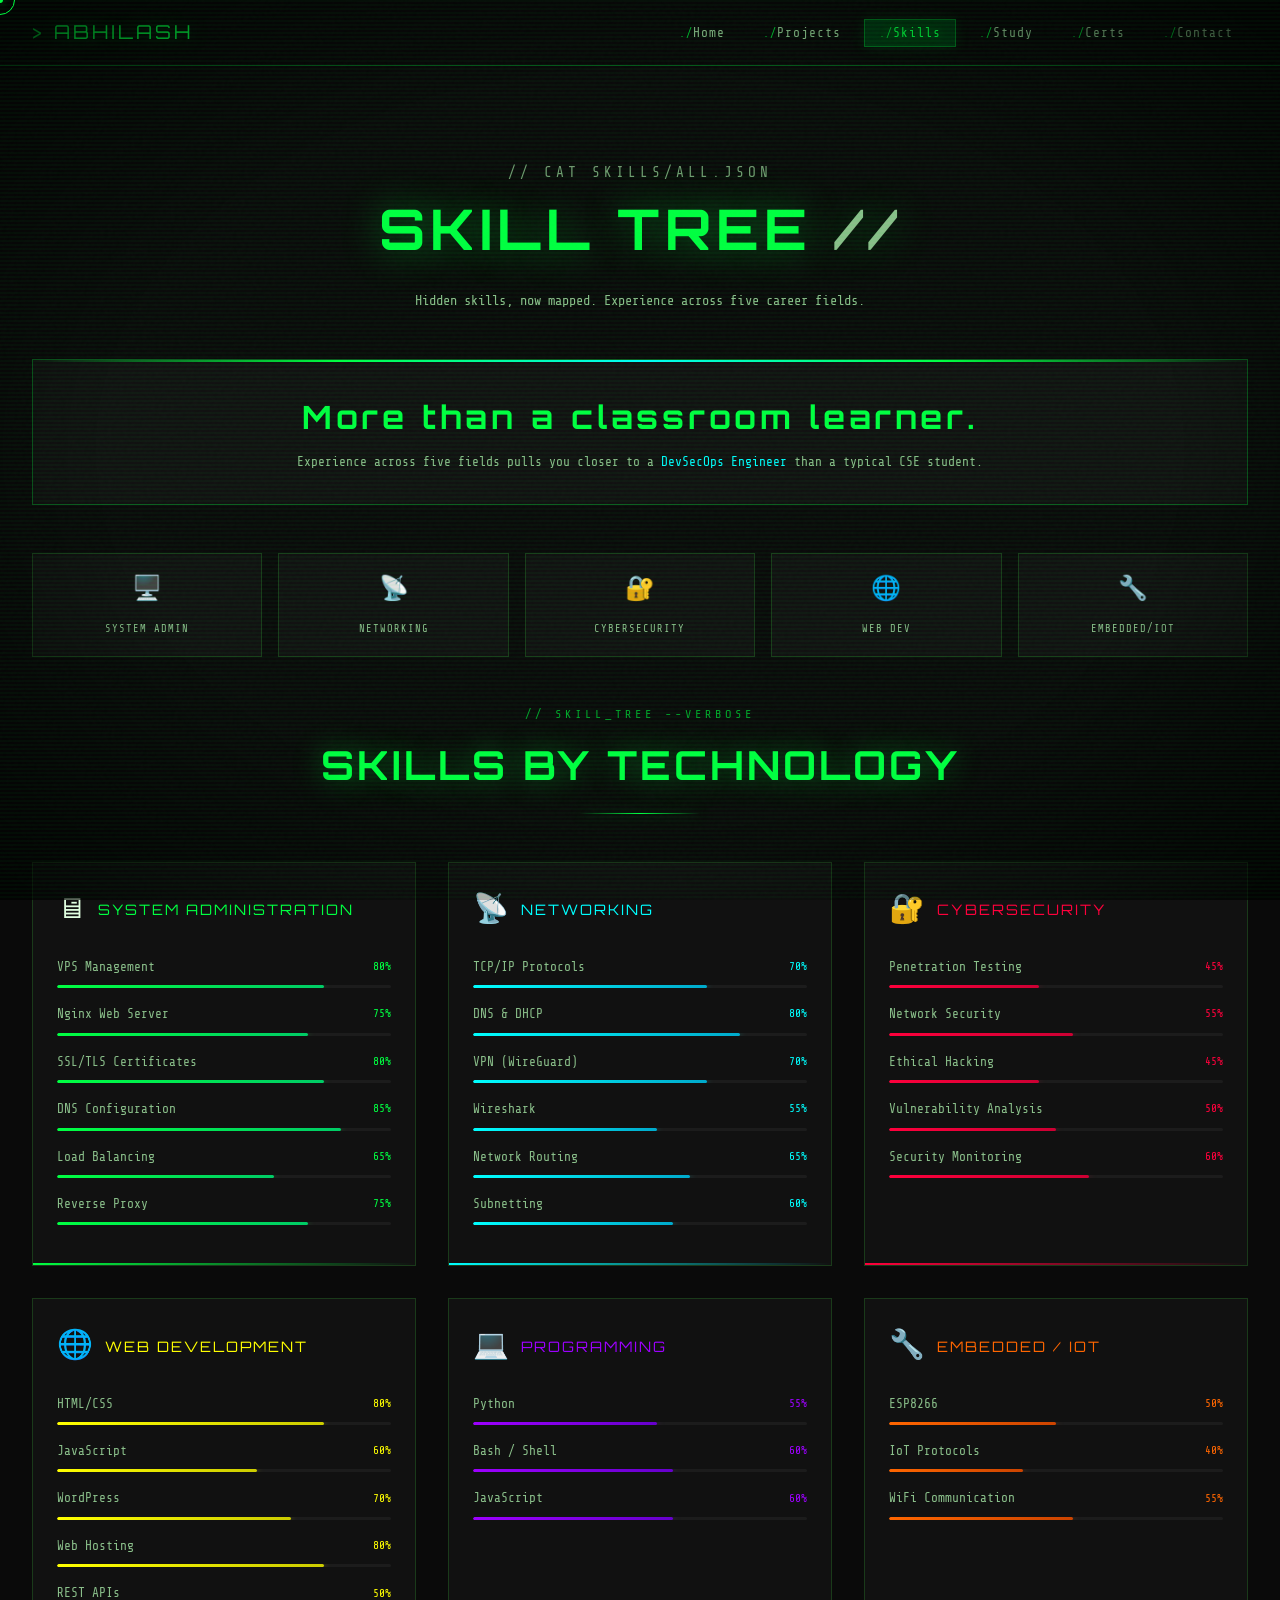
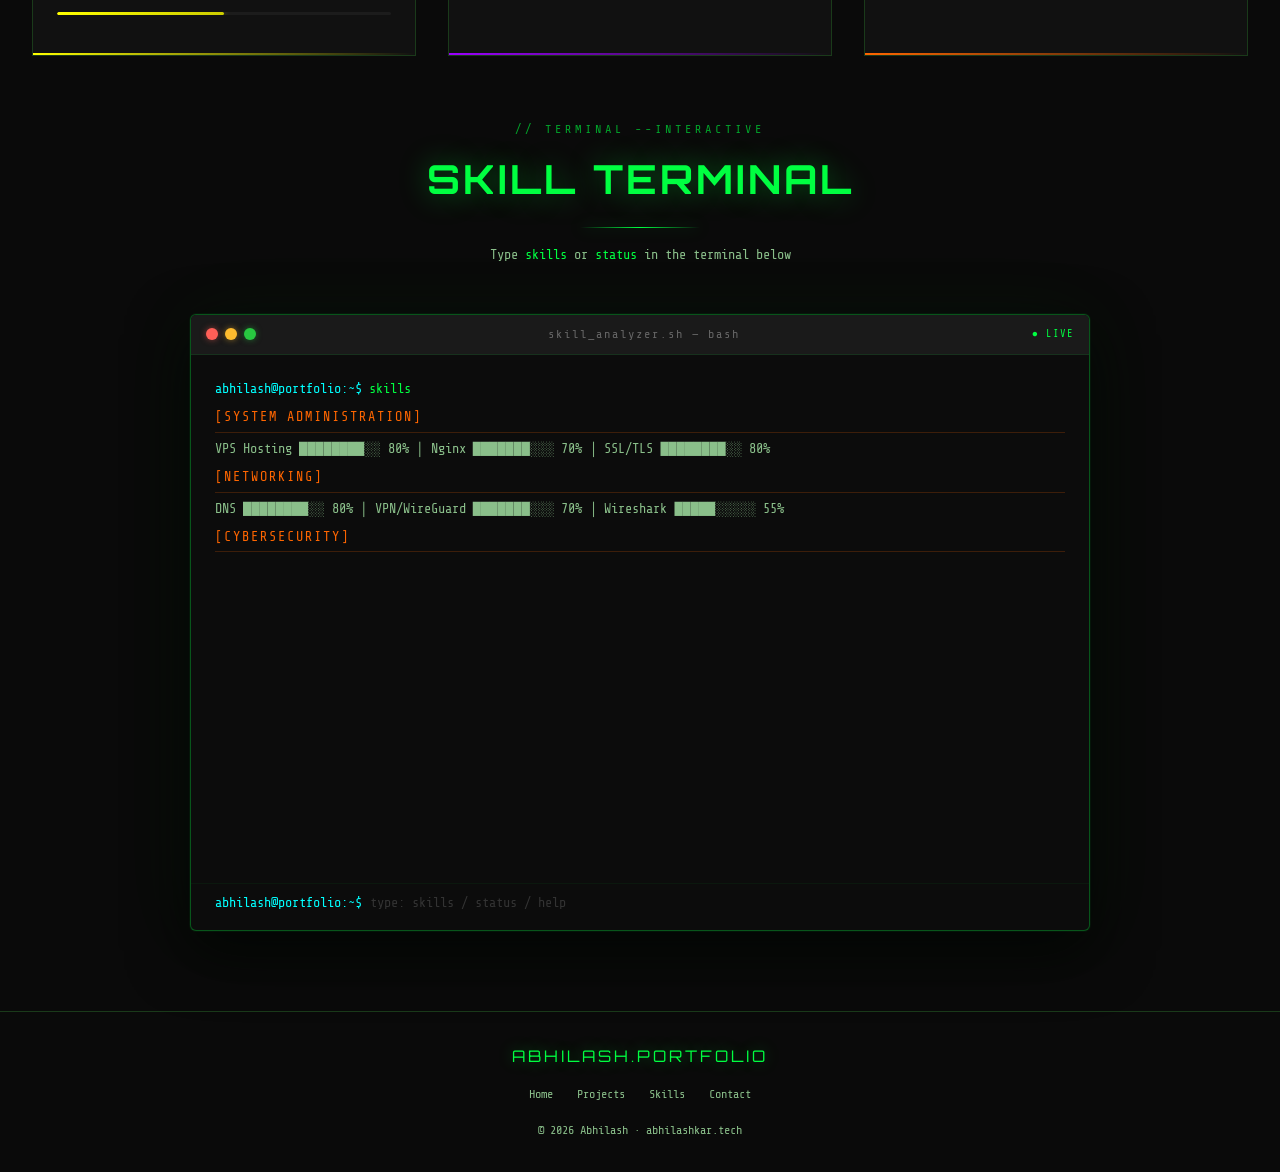
<file: skills.html>
﻿<!DOCTYPE html>
<html lang="en">

<head>
    <meta charset="UTF-8" />
    <meta name="viewport" content="width=device-width, initial-scale=1.0" />
    <title>Skills | Abhilash Portfolio</title>
    <meta name="description"
        content="Skill tree of Abhilash — System Administration, Networking, Cybersecurity, Web Development, Programming, and Embedded IoT." />
    <link rel="stylesheet" href="css/style.css" />
    <link rel="stylesheet" href="css/terminal.css" />
    <style>
        /* ===== SKILLS PAGE ===== */
        .skills-overview {
            display: grid;
            grid-template-columns: repeat(auto-fill, minmax(340px, 1fr));
            gap: 2rem;
        }

        .skill-category-card {
            background: var(--bg-card);
            border: 1px solid var(--border);
            padding: 1.5rem;
            transition: all 0.35s;
            position: relative;
            overflow: hidden;
        }

        .skill-category-card::after {
            content: '';
            position: absolute;
            bottom: 0;
            left: 0;
            width: 100%;
            height: 2px;
        }

        .skill-category-card.color-green::after {
            background: linear-gradient(90deg, var(--green), transparent);
        }

        .skill-category-card.color-cyan::after {
            background: linear-gradient(90deg, var(--cyan), transparent);
        }

        .skill-category-card.color-red::after {
            background: linear-gradient(90deg, var(--red), transparent);
        }

        .skill-category-card.color-yellow::after {
            background: linear-gradient(90deg, var(--yellow), transparent);
        }

        .skill-category-card.color-purple::after {
            background: linear-gradient(90deg, var(--purple), transparent);
        }

        .skill-category-card.color-orange::after {
            background: linear-gradient(90deg, var(--orange), transparent);
        }

        .skill-category-card:hover {
            border-color: var(--border-glow);
            box-shadow: 0 0 30px rgba(0, 255, 65, 0.08);
            transform: translateY(-4px);
        }

        .skill-cat-header {
            display: flex;
            align-items: center;
            gap: 12px;
            margin-bottom: 1.5rem;
        }

        .skill-cat-icon {
            font-size: 1.8rem;
        }

        .skill-cat-title {
            font-family: var(--font-display);
            font-size: 0.9rem;
            color: var(--green);
            letter-spacing: 2px;
        }

        .color-cyan .skill-cat-title {
            color: var(--cyan);
        }

        .color-red .skill-cat-title {
            color: var(--red);
        }

        .color-yellow .skill-cat-title {
            color: var(--yellow);
        }

        .color-purple .skill-cat-title {
            color: var(--purple);
        }

        .color-orange .skill-cat-title {
            color: var(--orange);
        }

        .skill-item {
            margin-bottom: 1rem;
        }

        .skill-row {
            display: flex;
            justify-content: space-between;
            align-items: center;
            margin-bottom: 4px;
        }

        .skill-name {
            font-family: var(--font-mono);
            font-size: 0.8rem;
            color: var(--text-dim);
        }

        .skill-pct {
            font-family: var(--font-mono);
            font-size: 0.7rem;
        }

        .color-green .skill-pct {
            color: var(--green);
        }

        .color-cyan .skill-pct {
            color: var(--cyan);
        }

        .color-red .skill-pct {
            color: var(--red);
        }

        .color-yellow .skill-pct {
            color: var(--yellow);
        }

        .color-purple .skill-pct {
            color: var(--purple);
        }

        .color-orange .skill-pct {
            color: var(--orange);
        }

        .progress-bar {
            height: 3px;
            background: #1c1c1c;
            border-radius: 2px;
            overflow: hidden;
        }

        .progress-fill {
            height: 100%;
            border-radius: 2px;
            width: 0;
            transition: width 1.5s ease;
        }

        .color-green .progress-fill {
            background: linear-gradient(90deg, var(--green), #00cc66);
            box-shadow: 0 0 8px var(--green-glow);
        }

        .color-cyan .progress-fill {
            background: linear-gradient(90deg, var(--cyan), #00aacc);
            box-shadow: 0 0 8px rgba(0, 255, 255, 0.4);
        }

        .color-red .progress-fill {
            background: linear-gradient(90deg, var(--red), #cc0033);
            box-shadow: 0 0 8px rgba(255, 0, 60, 0.4);
        }

        .color-yellow .progress-fill {
            background: linear-gradient(90deg, var(--yellow), #cccc00);
            box-shadow: 0 0 8px rgba(255, 255, 0, 0.4);
        }

        .color-purple .progress-fill {
            background: linear-gradient(90deg, var(--purple), #6600cc);
            box-shadow: 0 0 8px rgba(157, 0, 255, 0.4);
        }

        .color-orange .progress-fill {
            background: linear-gradient(90deg, var(--orange), #cc4400);
            box-shadow: 0 0 8px rgba(255, 102, 0, 0.4);
        }

        /* Career identity */
        .career-identity {
            background: var(--bg-card);
            border: 1px solid var(--border-glow);
            padding: 2rem;
            text-align: center;
            margin-bottom: 3rem;
            position: relative;
            overflow: hidden;
        }

        .career-identity::before {
            content: '';
            position: absolute;
            top: 0;
            left: 0;
            right: 0;
            height: 2px;
            background: linear-gradient(90deg, transparent, var(--green), var(--cyan), var(--green), transparent);
        }

        .career-title {
            font-family: var(--font-display);
            font-size: clamp(1.2rem, 4vw, 2rem);
            letter-spacing: 4px;
            margin-bottom: 0.5rem;
        }

        .career-subtitle {
            font-family: var(--font-mono);
            font-size: 0.8rem;
            color: var(--text-dim);
        }

        /* Fields grid */
        .fields-grid {
            display: grid;
            grid-template-columns: repeat(5, 1fr);
            gap: 1rem;
            margin-bottom: 3rem;
        }

        .field-chip {
            background: var(--bg-card);
            border: 1px solid var(--border);
            padding: 1rem;
            text-align: center;
            transition: all 0.3s;
        }

        .field-chip:hover {
            border-color: var(--border-glow);
            transform: translateY(-3px);
        }

        .field-chip-icon {
            font-size: 1.5rem;
            display: block;
            margin-bottom: 0.4rem;
        }

        .field-chip-label {
            font-family: var(--font-mono);
            font-size: 0.65rem;
            color: var(--text-dim);
            letter-spacing: 1px;
        }

        @media (max-width: 768px) {
            .fields-grid {
                grid-template-columns: repeat(3, 1fr);
            }
        }

        @media (max-width: 480px) {
            .fields-grid {
                grid-template-columns: repeat(2, 1fr);
            }
        }

        /* Terminal section */
        .skills-terminal-section {
            margin-top: 4rem;
        }
    </style>
</head>

<body>
    <div class="noise"></div>
    <nav>
        <div class="nav-container">
            <a href="index.html" class="nav-logo">ABHILASH</a>
            <ul class="nav-links">
                <li><a href="index.html">Home</a></li>
                <li><a href="projects.html">Projects</a></li>
                <li><a href="skills.html" class="active">Skills</a></li>
                <li><a href="study.html">Study</a></li>
                <li><a href="certifications.html">Certs</a></li>
                <li><a href="contact.html">Contact</a></li>
            </ul>
            <div class="hamburger" id="hamburger"><span></span><span></span><span></span></div>
        </div>
    </nav>

    <div class="page-wrapper">
        <div class="page-hero">
            <p class="section-label">// cat skills/all.json</p>
            <h1>SKILL TREE <span class="text-dim">//</span></h1>
            <p style="font-family:var(--font-mono);color:var(--text-dim);font-size:0.85rem;">Hidden skills, now mapped. Experience across five career fields.</p>
        </div>

        <div class="section" style="padding-top:0;">
            <!-- Career Identity -->
            <div class="career-identity" data-anim>
                <h2 class="career-title">
                    <span class="text-green">More than a classroom learner.</span>
                </h2>
                <p class="career-subtitle">Experience across five fields pulls you closer to a <span
                        class="text-cyan">DevSecOps Engineer</span> than a typical CSE student.</p>
            </div>

            <!-- 5 Fields -->
            <div class="fields-grid" data-anim>
                <div class="field-chip"><span class="field-chip-icon">🖥️</span><span class="field-chip-label">SYSTEM
                        ADMIN</span></div>
                <div class="field-chip"><span class="field-chip-icon">📡</span><span
                        class="field-chip-label">NETWORKING</span></div>
                <div class="field-chip"><span class="field-chip-icon">🔐</span><span
                        class="field-chip-label">CYBERSECURITY</span></div>
                <div class="field-chip"><span class="field-chip-icon">🌐</span><span class="field-chip-label">WEB
                        DEV</span></div>
                <div class="field-chip"><span class="field-chip-icon">🔧</span><span
                        class="field-chip-label">EMBEDDED/IOT</span></div>
            </div>

            <!-- Skills Grid -->
            <div class="section-header" data-anim>
                <p class="section-label">// skill_tree --verbose</p>
                <h2 class="section-title">SKILLS BY TECHNOLOGY</h2>
                <div class="section-line"></div>
            </div>
            <div class="skills-overview" id="skills-grid"></div>

            <!-- Skills Terminal -->
            <div class="skills-terminal-section">
                <div class="section-header" data-anim>
                    <p class="section-label">// terminal --interactive</p>
                    <h2 class="section-title">SKILL TERMINAL</h2>
                    <div class="section-line"></div>
                    <p class="section-subtitle">Type <span class="text-green">skills</span> or <span
                            class="text-green">status</span> in the terminal below</p>
                </div>
                <div class="terminal-wrapper" data-anim>
                    <div class="terminal" id="skills-terminal">
                        <div class="terminal-bar">
                            <div class="terminal-dots">
                                <div class="terminal-dot red"></div>
                                <div class="terminal-dot yellow"></div>
                                <div class="terminal-dot green"></div>
                            </div>
                            <span class="terminal-title">skill_analyzer.sh — bash</span>
                            <span class="terminal-status">● LIVE</span>
                        </div>
                        <div class="terminal-body terminal-full"></div>
                        <div class="terminal-input-line" style="padding:0.5rem 1.5rem 1rem;">
                            <span class="terminal-prompt-label">abhilash@portfolio:~$ </span>
                            <input type="text" class="terminal-input" placeholder="type: skills / status / help"
                                autocomplete="off" spellcheck="false" />
                        </div>
                    </div>
                </div>
            </div>
        </div>
    </div>

    <footer>
        <span class="footer-logo">ABHILASH.PORTFOLIO</span>
        <ul class="footer-links">
            <li><a href="index.html">Home</a></li>
            <li><a href="projects.html">Projects</a></li>
            <li><a href="skills.html">Skills</a></li>
            <li><a href="contact.html">Contact</a></li>
        </ul>
        <p>© 2026 Abhilash · abhilashkar.tech</p>
    </footer>

    <script src="js/data.js"></script>
    <script src="js/terminal.js"></script>
    <script>
        // Build skills grid
        const grid = document.getElementById('skills-grid');
        PORTFOLIO_DATA.skills.forEach((cat, i) => {
            const card = document.createElement('div');
            card.className = `skill-category-card color-${cat.color}`;
            card.dataset.anim = '';
            card.dataset.delay = i * 100;

            card.innerHTML = `
    <div class="skill-cat-header">
      <span class="skill-cat-icon">${cat.icon}</span>
      <span class="skill-cat-title">${cat.category.toUpperCase()}</span>
    </div>
    ${cat.items.map(item => `
      <div class="skill-item">
        <div class="skill-row">
          <span class="skill-name">${item.name}</span>
          <span class="skill-pct">${item.level}%</span>
        </div>
        <div class="progress-bar">
          <div class="progress-fill" data-width="${item.level}"></div>
        </div>
      </div>
    `).join('')}
  `;
            grid.appendChild(card);
        });

        // Intersection observer for progress bars
        const progObserver = new IntersectionObserver(entries => {
            entries.forEach(entry => {
                if (entry.isIntersecting) {
                    entry.target.querySelectorAll('.progress-fill').forEach(bar => {
                        bar.style.width = bar.dataset.width + '%';
                    });
                    progObserver.unobserve(entry.target);
                }
            });
        }, { threshold: 0.2 });

        document.querySelectorAll('.skill-category-card').forEach(c => progObserver.observe(c));

        // Anim observer
        const animObs = new IntersectionObserver(entries => {
            entries.forEach(entry => {
                if (entry.isIntersecting) {
                    const delay = entry.target.dataset.delay || 0;
                    setTimeout(() => {
                        entry.target.style.opacity = '1';
                        entry.target.style.transform = 'translateY(0)';
                    }, delay);
                    animObs.unobserve(entry.target);
                }
            });
        }, { threshold: 0.1 });

        document.querySelectorAll('[data-anim]').forEach(el => {
            el.style.opacity = '0';
            el.style.transform = 'translateY(20px)';
            el.style.transition = 'opacity 0.6s ease, transform 0.6s ease';
            animObs.observe(el);
        });

        // Interactive terminal
        document.addEventListener('DOMContentLoaded', () => {
            const t = new HackerTerminal('skills-terminal', {
                interactive: true,
                autoRun: [
                    { delay: 500, cmd: 'skills', output: [] },
                ]
            });
            setTimeout(() => t._cmdSkills(), 1200);
        });
    </script>
<script src="js/effects.js"></script>
</body>

</html>
</file>
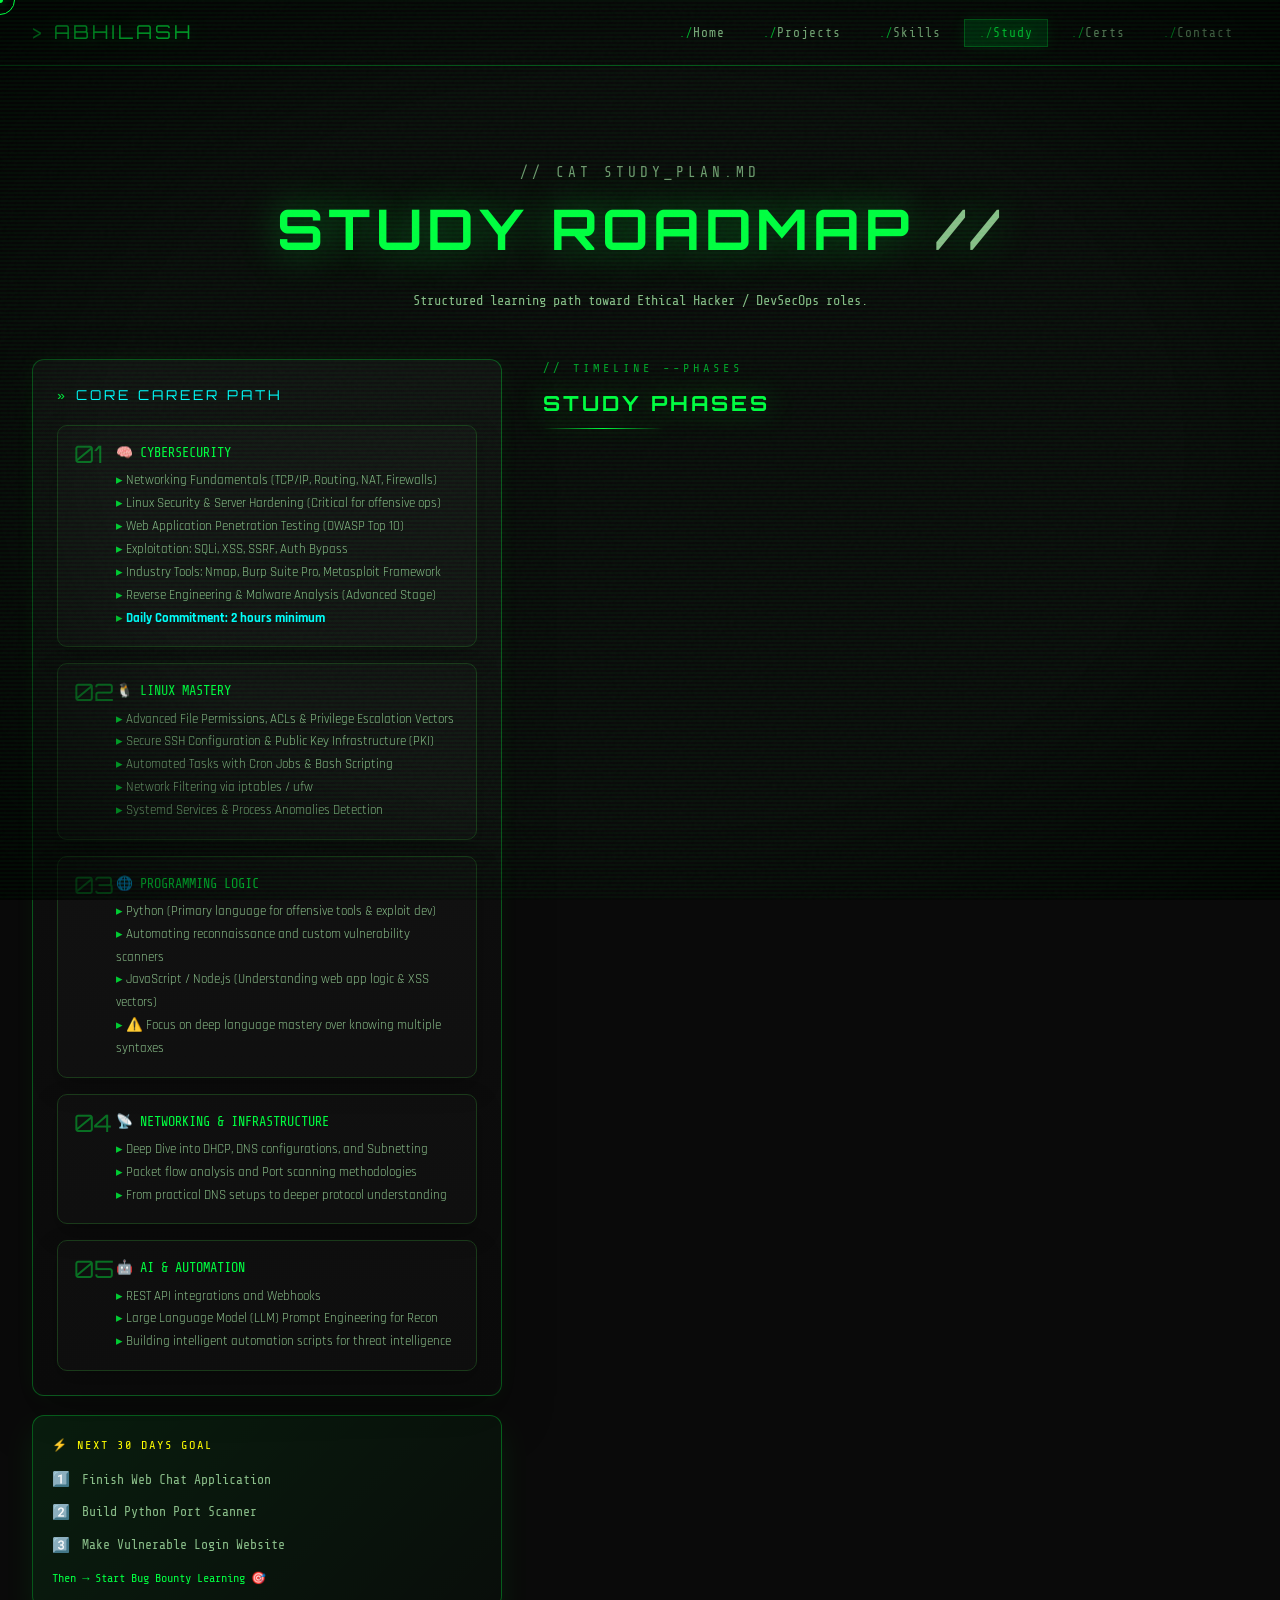
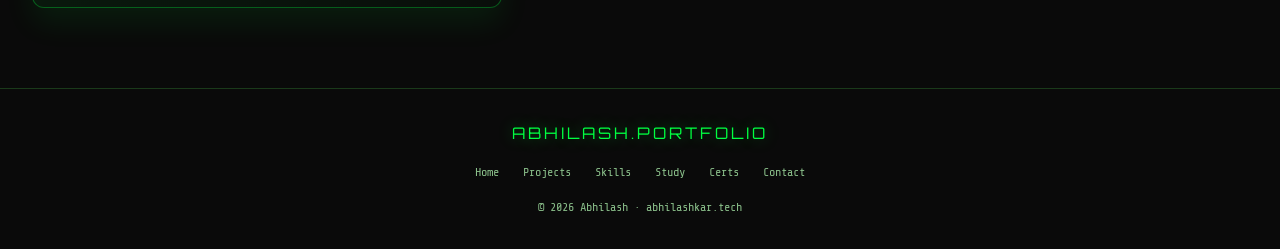
<file: study.html>
﻿<!DOCTYPE html>
<html lang="en">

<head>
    <meta charset="UTF-8" />
    <meta name="viewport" content="width=device-width, initial-scale=1.0" />
    <title>Study Roadmap | Abhilash Portfolio</title>
    <meta name="description" content="Abhilash's cybersecurity and DevSecOps study roadmap with timeline format." />
    <link rel="stylesheet" href="css/style.css" />
    <link rel="stylesheet" href="css/terminal.css" />
    <style>
        .study-layout {
            display: grid;
            grid-template-columns: 1fr 1.5fr;
            gap: 2.6rem;
            align-items: stretch;
        }

        /* Main career path */
        .career-track {
            position: sticky;
            top: 80px;
        }

        .career-path {
            background: linear-gradient(180deg, #111 0%, #0b0b0b 100%);
            border: 1px solid var(--border-glow);
            padding: 1.5rem;
            border-radius: 12px;
            box-shadow: 0 20px 50px rgba(0, 0, 0, 0.35), 0 0 25px rgba(0, 255, 65, 0.05);
        }

        .career-path-title {
            font-family: var(--font-display);
            font-size: 0.85rem;
            color: var(--cyan);
            letter-spacing: 3px;
            margin-bottom: 1.2rem;
            display: flex;
            align-items: center;
            gap: 8px;
            text-transform: uppercase;
        }

        .career-path-title::before {
            content: '» ';
            color: var(--green);
        }

        .path-step {
            display: flex;
            gap: 12px;
            margin-bottom: 1rem;
            padding: 1rem;
            border: 1px solid var(--border);
            border-radius: 10px;
            background: rgba(255, 255, 255, 0.01);
            box-shadow: 0 10px 25px rgba(0, 0, 0, 0.25);
        }

        .path-step:last-child {
            margin-bottom: 0;
        }

        .path-num {
            font-family: var(--font-display);
            font-size: 1.5rem;
            color: var(--green);
            opacity: 0.4;
            line-height: 1;
            flex-shrink: 0;
            width: 30px;
        }

        .path-name {
            font-family: var(--font-mono);
            font-size: 0.85rem;
            color: var(--green);
            margin-bottom: 0.3rem;
        }

        .path-items {
            font-family: var(--font-body);
            font-size: 0.84rem;
            color: var(--text-dim);
            line-height: 1.7;
            list-style: none;
            margin-top: 0.4rem;
        }

        .path-items li::before {
            content: '▸ ';
            color: var(--green-dim);
        }

        /* 30 day goals */
        .goals-30 {
            background: linear-gradient(135deg, rgba(0, 255, 65, 0.08), rgba(0, 255, 65, 0.02));
            border: 1px solid rgba(0, 255, 65, 0.3);
            padding: 1.2rem;
            margin-top: 1.2rem;
            border-radius: 12px;
            box-shadow: 0 15px 30px rgba(0, 255, 65, 0.08);
        }

        .goals-30-title {
            font-family: var(--font-mono);
            font-size: 0.75rem;
            color: var(--yellow);
            letter-spacing: 2px;
            margin-bottom: 0.8rem;
        }

        .goal-item {
            display: flex;
            align-items: center;
            gap: 10px;
            margin-bottom: 0.6rem;
            font-family: var(--font-mono);
            font-size: 0.82rem;
        }

        .goal-num {
            font-family: var(--font-display);
            color: var(--green);
            font-size: 0.9rem;
            width: 20px;
            flex-shrink: 0;
        }

        .goal-text {
            color: var(--text-dim);
        }

        /* Timeline */
        .study-timeline {
            position: relative;
        }

        #timeline-container {
            display: flex;
            flex-direction: column;
            gap: 1.2rem;
        }

        .timeline-phase {
            position: relative;
            padding-left: 80px;
            margin-bottom: 0.5rem;
            transition: transform 0.3s ease, box-shadow 0.3s ease;
        }

        .timeline-phase::before {
            content: '';
            position: absolute;
            left: 30px;
            top: 12px;
            bottom: -16px;
            width: 1px;
            background: linear-gradient(180deg, var(--green), transparent);
            box-shadow: 0 0 8px var(--green-glow);
        }

        .timeline-phase:last-child::before {
            display: none;
        }

        .phase-dot {
            position: absolute;
            left: 18px;
            top: 2px;
            width: 22px;
            height: 22px;
            border: 2px solid var(--green);
            border-radius: 50%;
            background: var(--bg-primary);
            display: flex;
            align-items: center;
            justify-content: center;
            box-shadow: 0 0 12px var(--green-glow);
        }

        .phase-dot.active {
            background: var(--green);
        }

        .phase-dot.active::after {
            content: '';
            width: 6px;
            height: 6px;
            border-radius: 50%;
            background: #000;
        }

        .phase-dot::after {
            content: '';
            width: 6px;
            height: 6px;
            border-radius: 50%;
            background: var(--green);
        }

        .phase-dot.upcoming {
            border-color: #444;
            box-shadow: none;
        }

        .phase-dot.upcoming::after {
            background: #444;
        }

        .phase-dot.planned {
            border-color: #333;
            box-shadow: none;
        }

        .phase-dot.planned::after {
            background: #333;
        }

        .phase-period {
            font-family: var(--font-mono);
            font-size: 0.72rem;
            color: var(--green);
            letter-spacing: 2px;
            margin-bottom: 0.4rem;
            text-transform: uppercase;
        }

        .phase-period.upcoming {
            color: #555;
        }

        .phase-period.planned {
            color: #444;
        }

        .phase-card {
            background: linear-gradient(145deg, rgba(0, 255, 65, 0.04), rgba(0, 255, 65, 0.0));
            border: 1px solid var(--border);
            border-left: 3px solid var(--green);
            padding: 1.2rem;
            transition: all 0.3s;
            border-radius: 10px;
            box-shadow: 0 12px 30px rgba(0, 0, 0, 0.25);
        }

        .phase-card.upcoming {
            border-left-color: #444;
        }

        .phase-card.planned {
            border-left-color: #333;
            opacity: 0.7;
        }

        .phase-card:hover {
            border-left-color: var(--cyan);
            box-shadow: 0 0 25px rgba(0, 255, 65, 0.12);
            transform: translateX(4px);
        }

        .phase-name {
            font-family: var(--font-display);
            font-size: 0.9rem;
            color: var(--green);
            letter-spacing: 2px;
            margin-bottom: 0.8rem;
            display: flex;
            align-items: center;
            gap: 8px;
        }

        .phase-card.upcoming .phase-name {
            color: #666;
        }

        .phase-card.planned .phase-name {
            color: #555;
        }

        .phase-tasks {
            list-style: none;
            display: grid;
            grid-template-columns: repeat(auto-fill, minmax(210px, 1fr));
            gap: 0.5rem 0.75rem;
        }

        .phase-tasks li {
            font-family: var(--font-mono);
            font-size: 0.8rem;
            color: var(--text-dim);
            padding: 4px 0;
            display: flex;
            align-items: flex-start;
            gap: 6px;
        }

        .phase-tasks li::before {
            content: '→ ';
            color: var(--green-dim);
            flex-shrink: 0;
        }

        .phase-card.upcoming .phase-tasks li::before {
            color: #444;
        }

        .status-pill {
            display: inline-flex;
            align-items: center;
            gap: 5px;
            font-family: var(--font-mono);
            font-size: 0.68rem;
            padding: 2px 8px;
            border-radius: 999px;
            margin-left: 8px;
        }

        .pill-active {
            background: rgba(0, 255, 65, 0.15);
            border: 1px solid rgba(0, 255, 65, 0.3);
            color: var(--green);
        }

        .pill-upcoming {
            background: rgba(100, 100, 100, 0.1);
            border: 1px solid #333;
            color: #555;
        }

        .pill-planned {
            background: rgba(80, 80, 80, 0.1);
            border: 1px solid #222;
            color: #444;
        }

        @media (max-width: 900px) {
            .study-layout {
                grid-template-columns: 1fr;
                gap: 1.6rem;
            }

            .career-track {
                position: static;
            }

            .timeline-phase {
                padding-left: 64px;
            }

            .phase-card {
                border-left-width: 2px;
            }
        }
    </style>
</head>

<body>
    <div class="noise"></div>
    <nav>
        <div class="nav-container">
            <a href="index.html" class="nav-logo">ABHILASH</a>
            <ul class="nav-links">
                <li><a href="index.html">Home</a></li>
                <li><a href="projects.html">Projects</a></li>
                <li><a href="skills.html">Skills</a></li>
                <li><a href="study.html" class="active">Study</a></li>
                <li><a href="certifications.html">Certs</a></li>
                <li><a href="contact.html">Contact</a></li>
            </ul>
            <div class="hamburger" id="hamburger"><span></span><span></span><span></span></div>
        </div>
    </nav>

    <div class="page-wrapper">
        <div class="page-hero">
            <p class="section-label">// cat study_plan.md</p>
            <h1>STUDY ROADMAP <span class="text-dim">//</span></h1>
            <p style="font-family:var(--font-mono);color:var(--text-dim);font-size:0.85rem;">Structured learning path toward Ethical Hacker / DevSecOps roles.</p>
        </div>

        <div class="section" style="padding-top:0;">
            <div class="study-layout">
                <!-- LEFT: Career Track -->
                <div class="career-track">
                        <div class="career-path" data-anim>
                        <div class="career-path-title">CORE CAREER PATH</div>

                        <div class="path-step">
                            <div class="path-num">01</div>
                            <div class="path-content">
                                <div class="path-name">🧠 CYBERSECURITY</div>
                                <ul class="path-items">
                                    <li>Networking Fundamentals (TCP/IP, Routing, NAT, Firewalls)</li>
                                    <li>Linux Security & Server Hardening (Critical for offensive ops)</li>
                                    <li>Web Application Penetration Testing (OWASP Top 10)</li>
                                    <li>Exploitation: SQLi, XSS, SSRF, Auth Bypass</li>
                                    <li>Industry Tools: Nmap, Burp Suite Pro, Metasploit Framework</li>
                                    <li>Reverse Engineering & Malware Analysis (Advanced Stage)</li>
                                    <li><strong style="color:var(--cyan);">Daily Commitment: 2 hours minimum</strong>
                                    </li>
                                </ul>
                            </div>
                        </div>

                        <div class="path-step">
                            <div class="path-num">02</div>
                            <div class="path-content">
                                <div class="path-name">🐧 LINUX MASTERY</div>
                                <ul class="path-items">
                                    <li>Advanced File Permissions, ACLs & Privilege Escalation Vectors</li>
                                    <li>Secure SSH Configuration & Public Key Infrastructure (PKI)</li>
                                    <li>Automated Tasks with Cron Jobs & Bash Scripting</li>
                                    <li>Network Filtering via iptables / ufw</li>
                                    <li>Systemd Services & Process Anomalies Detection</li>
                                </ul>
                            </div>
                        </div>

                        <div class="path-step">
                            <div class="path-num">03</div>
                            <div class="path-content">
                                <div class="path-name">🌐 PROGRAMMING LOGIC</div>
                                <ul class="path-items">
                                    <li>Python (Primary language for offensive tools & exploit dev)</li>
                                    <li>Automating reconnaissance and custom vulnerability scanners</li>
                                    <li>JavaScript / Node.js (Understanding web app logic & XSS vectors)</li>
                                    <li>⚠️ Focus on deep language mastery over knowing multiple syntaxes</li>
                                </ul>
                            </div>
                        </div>

                        <div class="path-step">
                            <div class="path-num">04</div>
                            <div class="path-content">
                                <div class="path-name">📡 NETWORKING & INFRASTRUCTURE</div>
                                <ul class="path-items">
                                    <li>Deep Dive into DHCP, DNS configurations, and Subnetting</li>
                                    <li>Packet flow analysis and Port scanning methodologies</li>
                                    <li>From practical DNS setups to deeper protocol understanding</li>
                                </ul>
                            </div>
                        </div>

                        <div class="path-step">
                            <div class="path-num">05</div>
                            <div class="path-content">
                                <div class="path-name">🤖 AI & AUTOMATION</div>
                                <ul class="path-items">
                                    <li>REST API integrations and Webhooks</li>
                                    <li>Large Language Model (LLM) Prompt Engineering for Recon</li>
                                    <li>Building intelligent automation scripts for threat intelligence</li>
                                </ul>
                            </div>
                        </div>
                    </div>

                    <!-- 30 Day Goals -->
                    <div class="goals-30" data-anim data-delay="200">
                        <div class="goals-30-title">⚡ NEXT 30 DAYS GOAL</div>
                        <div class="goal-item">
                            <span class="goal-num">1️⃣</span>
                            <span class="goal-text">Finish Web Chat Application</span>
                        </div>
                        <div class="goal-item">
                            <span class="goal-num">2️⃣</span>
                            <span class="goal-text">Build Python Port Scanner</span>
                        </div>
                        <div class="goal-item">
                            <span class="goal-num">3️⃣</span>
                            <span class="goal-text">Make Vulnerable Login Website</span>
                        </div>
                        <div
                            style="margin-top:0.8rem; font-family:var(--font-mono); font-size:0.75rem; color:var(--green);">
                            Then → Start Bug Bounty Learning 🎯
                        </div>
                    </div>
                </div>

                <!-- RIGHT: Timeline -->
                <div class="study-timeline">
                    <div class="section-header" data-anim style="text-align:left; margin-bottom:2rem;">
                        <p class="section-label">// timeline --phases</p>
                        <h2 class="section-title" style="font-size:1.3rem;">STUDY PHASES</h2>
                        <div class="section-line" style="margin:0.5rem 0;"></div>
                    </div>
                    <div id="timeline-container"></div>
                </div>
            </div>
        </div>
    </div>

    <footer>
        <span class="footer-logo">ABHILASH.PORTFOLIO</span>
        <ul class="footer-links">
            <li><a href="index.html">Home</a></li>
            <li><a href="projects.html">Projects</a></li>
            <li><a href="skills.html">Skills</a></li>
            <li><a href="study.html">Study</a></li>
            <li><a href="certifications.html">Certs</a></li>
            <li><a href="contact.html">Contact</a></li>
        </ul>
        <p>© 2026 Abhilash · abhilashkar.tech</p>
    </footer>

    <script src="js/data.js"></script>
    <script src="js/terminal.js"></script>
    <script>
        const container = document.getElementById('timeline-container');
        PORTFOLIO_DATA.studyPlan.forEach((phase, i) => {
            const stat = phase.status;
            const cardCls = stat === 'active' ? '' : stat === 'upcoming' ? 'upcoming' : 'planned';
            const dotCls = stat;
            const pillCls = stat === 'active' ? 'pill-active' : stat === 'upcoming' ? 'pill-upcoming' : 'pill-planned';
            const pillText = stat === 'active' ? '● ACTIVE' : stat === 'upcoming' ? '○ UPCOMING' : '◌ PLANNED';

            const div = document.createElement('div');
            div.className = 'timeline-phase';
            div.dataset.anim = '';
            div.dataset.delay = i * 150;
            div.innerHTML = `
                <div class="phase-dot ${dotCls}"></div>
                <div class="phase-period ${cardCls}">${phase.period}</div>
                <div class="phase-card ${cardCls}">
                    <div class="phase-name">
                        ${phase.phase}
                        <span class="status-pill ${pillCls}">${pillText}</span>
                    </div>
                    <ul class="phase-tasks">
                        ${phase.tasks.map(t => \`<li>\${t}</li>\`).join('')}
                    </ul>
                </div>
            `;
            container.appendChild(div);
        });

        const obs = new IntersectionObserver(entries => {
            entries.forEach(entry => {
                if (entry.isIntersecting) {
                    const delay = entry.target.dataset.delay || 0;
                    setTimeout(() => {
                        entry.target.style.opacity = '1';
                        entry.target.style.transform = 'translateY(0)';
                    }, delay);
                    obs.unobserve(entry.target);
                }
            });
        }, { threshold: 0.1 });

        document.querySelectorAll('[data-anim]').forEach(el => {
            el.style.opacity = '0';
            el.style.transform = 'translateY(20px)';
            el.style.transition = 'opacity 0.6s ease, transform 0.6s ease';
            obs.observe(el);
        });
    </script>
    <script src="js/effects.js"></script>
</body>

</html>
</file>
<file: css/style.css>
/* ============================================
   ABHILASH PORTFOLIO - DARK HACKER THEME
   ============================================ */

@import url('https://fonts.googleapis.com/css2?family=Share+Tech+Mono&family=Orbitron:wght@400;700;900&family=Rajdhani:wght@300;400;500;600;700&display=swap');

:root {
  --green: #00ff41;
  --green-dim: #00cc33;
  --green-dark: #003311;
  --green-glow: rgba(0, 255, 65, 0.4);
  --bg-primary: #0a0a0a;
  --bg-secondary: #0d0d0d;
  --bg-card: #111111;
  --bg-terminal: #0c0c0c;
  --cyan: #00ffff;
  --red: #ff003c;
  --yellow: #ffff00;
  --orange: #ff6600;
  --purple: #9d00ff;
  --text-primary: #e0ffe0;
  --text-dim: #8abf8a;
  --border: #1a3a1a;
  --border-glow: rgba(0, 255, 65, 0.3);
  --scanline-opacity: 0.04;
  --font-mono: 'Share Tech Mono', monospace;
  --font-display: 'Orbitron', monospace;
  --font-body: 'Rajdhani', sans-serif;
}

* {
  margin: 0;
  padding: 0;
  box-sizing: border-box;
}

html {
  scroll-behavior: smooth;
}

body {
  background: var(--bg-primary);
  color: var(--text-primary);
  font-family: var(--font-body);
  line-height: 1.6;
  overflow-x: hidden;
  cursor: default;
}

/* ===== SCANLINE EFFECT ===== */
body::before {
  content: '';
  position: fixed;
  top: 0;
  left: 0;
  width: 100%;
  height: 100%;
  background: repeating-linear-gradient(0deg,
      transparent,
      transparent 2px,
      rgba(0, 255, 65, var(--scanline-opacity)) 2px,
      rgba(0, 255, 65, var(--scanline-opacity)) 4px);
  pointer-events: none;
  z-index: 9998;
  animation: scanMove 8s linear infinite;
}

@keyframes scanMove {
  0% {
    background-position: 0 0;
  }

  100% {
    background-position: 0 100%;
  }
}

/* ===== CRT VIGNETTE ===== */
body::after {
  content: '';
  position: fixed;
  top: 0;
  left: 0;
  width: 100%;
  height: 100%;
  background: radial-gradient(ellipse at center, transparent 60%, rgba(0, 0, 0, 0.7) 100%);
  pointer-events: none;
  z-index: 9997;
}

/* ===== NOISE OVERLAY ===== */
.noise {
  position: fixed;
  top: 0;
  left: 0;
  width: 100%;
  height: 100%;
  pointer-events: none;
  z-index: 9996;
  opacity: 0.02;
  background-image: url("data:image/svg+xml,%3Csvg viewBox='0 0 256 256' xmlns='http://www.w3.org/2000/svg'%3E%3Cfilter id='noise'%3E%3CfeTurbulence type='fractalNoise' baseFrequency='0.9' numOctaves='4' stitchTiles='stitch'/%3E%3C/filter%3E%3Crect width='100%25' height='100%25' filter='url(%23noise)'/%3E%3C/svg%3E");
}

/* ===== NAVBAR ===== */
nav {
  position: fixed;
  top: 0;
  left: 0;
  width: 100%;
  z-index: 1000;
  background: rgba(10, 10, 10, 0.95);
  border-bottom: 1px solid var(--border-glow);
  backdrop-filter: blur(10px);
}

.nav-container {
  max-width: 1400px;
  margin: 0 auto;
  padding: 0 2rem;
  display: flex;
  align-items: center;
  justify-content: space-between;
  height: 65px;
}

.nav-logo {
  font-family: var(--font-display);
  font-size: 1.2rem;
  color: var(--green);
  text-decoration: none;
  letter-spacing: 3px;
  text-shadow: 0 0 20px var(--green-glow);
  display: flex;
  align-items: center;
  gap: 10px;
}

.nav-logo::before {
  content: '> ';
  color: var(--green-dim);
  animation: blink 1s step-end infinite;
}

@keyframes blink {

  0%,
  100% {
    opacity: 1;
  }

  50% {
    opacity: 0;
  }
}

.nav-links {
  display: flex;
  gap: 0.5rem;
  list-style: none;
  align-items: center;
}

.nav-links a {
  font-family: var(--font-mono);
  font-size: 0.8rem;
  color: var(--text-dim);
  text-decoration: none;
  padding: 6px 14px;
  border: 1px solid transparent;
  letter-spacing: 1px;
  transition: all 0.3s ease;
  position: relative;
}

.nav-links a::before {
  content: './';
  color: var(--green-dim);
  font-size: 0.7rem;
}

.nav-links a:hover,
.nav-links a.active {
  color: var(--green);
  border-color: var(--border-glow);
  background: var(--green-dark);
  text-shadow: 0 0 10px var(--green-glow);
  box-shadow: 0 0 15px rgba(0, 255, 65, 0.1);
}

.nav-links a:focus-visible {
  outline: 2px solid var(--cyan);
  outline-offset: 2px;
  background: rgba(0, 255, 255, 0.08);
}

.hamburger {
  display: none;
  flex-direction: column;
  gap: 5px;
  cursor: pointer;
  padding: 5px;
}

.hamburger span {
  width: 25px;
  height: 2px;
  background: var(--green);
  transition: all 0.3s;
  box-shadow: 0 0 8px var(--green-glow);
}

/* ===== PAGE WRAPPER ===== */
.page-wrapper {
  padding-top: 65px;
  min-height: 100vh;
}

/* ===== SECTION TITLES ===== */
.section-header {
  text-align: center;
  margin-bottom: 3rem;
}

.section-label {
  font-family: var(--font-mono);
  font-size: 0.75rem;
  color: var(--green-dim);
  letter-spacing: 4px;
  text-transform: uppercase;
  margin-bottom: 0.5rem;
  opacity: 0.8;
}

.section-title {
  font-family: var(--font-display);
  font-size: clamp(1.5rem, 4vw, 2.5rem);
  color: var(--green);
  text-shadow: 0 0 30px var(--green-glow);
  letter-spacing: 3px;
  margin-bottom: 0.5rem;
}

.section-subtitle {
  font-family: var(--font-mono);
  font-size: 0.85rem;
  color: var(--text-dim);
  max-width: 600px;
  margin: 0 auto;
}

.section-line {
  width: 120px;
  height: 1px;
  background: linear-gradient(90deg, transparent, var(--green), transparent);
  margin: 1rem auto;
  box-shadow: 0 0 15px var(--green-glow);
}

/* ===== CARDS ===== */
.card {
  background: var(--bg-card);
  border: 1px solid var(--border);
  border-radius: 8px;
  padding: 1.5rem;
  transition: all 0.35s ease;
  position: relative;
  overflow: hidden;
  box-shadow: inset 0 0 15px rgba(0, 0, 0, 0.8);
}

.card::after {
  content: '';
  position: absolute;
  bottom: 0;
  right: 0;
  width: 15px;
  height: 15px;
  background: var(--border);
  clip-path: polygon(100% 0, 0% 100%, 100% 100%);
  transition: all 0.3s;
}

.card:hover::after {
  background: var(--green);
  box-shadow: 0 0 10px var(--green);
}

.card::before {
  content: '';
  position: absolute;
  top: 0;
  left: -100%;
  width: 100%;
  height: 1px;
  background: linear-gradient(90deg, transparent, var(--green), transparent);
  transition: left 0.5s ease;
}

.card:hover::before {
  left: 100%;
}

.card:hover {
  border-color: var(--border-glow);
  box-shadow: 0 0 30px rgba(0, 255, 65, 0.1), inset 0 0 15px rgba(0, 0, 0, 0.8);
  transform: translateY(-2px);
}

/* ===== GLITCH TEXT ===== */
.glitch {
  position: relative;
  animation: glitch 3s infinite;
}

.glitch::before,
.glitch::after {
  content: attr(data-text);
  position: absolute;
  top: 0;
  left: 0;
  width: 100%;
  height: 100%;
}

.glitch::before {
  color: var(--cyan);
  animation: glitch-top 3s infinite;
  clip-path: polygon(0 0, 100% 0, 100% 33%, 0 33%);
}

.glitch::after {
  color: var(--red);
  animation: glitch-bottom 3s infinite;
  clip-path: polygon(0 66%, 100% 66%, 100% 100%, 0 100%);
}

@keyframes glitch {

  0%,
  90%,
  100% {
    transform: translate(0);
  }

  91% {
    transform: translate(-2px, 1px);
  }

  92% {
    transform: translate(2px, -1px);
  }

  93% {
    transform: translate(0);
  }

  94% {
    transform: translate(-1px, 2px);
  }
}

@keyframes glitch-top {

  0%,
  90%,
  100% {
    transform: translate(0);
    opacity: 0;
  }

  91% {
    transform: translate(-3px, 0);
    opacity: 0.8;
  }

  93% {
    transform: translate(3px, 0);
    opacity: 0.8;
  }

  95% {
    opacity: 0;
  }
}

@keyframes glitch-bottom {

  0%,
  92%,
  100% {
    transform: translate(0);
    opacity: 0;
  }

  93% {
    transform: translate(3px, 0);
    opacity: 0.8;
  }

  95% {
    transform: translate(-3px, 0);
    opacity: 0.8;
  }

  97% {
    opacity: 0;
  }
}

/* ===== STATUS BADGE ===== */
.badge {
  display: inline-flex;
  align-items: center;
  gap: 6px;
  font-family: var(--font-mono);
  font-size: 0.7rem;
  padding: 3px 10px;
  border-radius: 2px;
  letter-spacing: 1px;
  text-transform: uppercase;
}

.badge-green {
  background: rgba(0, 255, 65, 0.1);
  border: 1px solid rgba(0, 255, 65, 0.4);
  color: var(--green);
}

.badge-yellow {
  background: rgba(255, 255, 0, 0.1);
  border: 1px solid rgba(255, 255, 0, 0.4);
  color: var(--yellow);
}

.badge-blue {
  background: rgba(0, 120, 255, 0.1);
  border: 1px solid rgba(0, 120, 255, 0.4);
  color: #4488ff;
}

.badge-red {
  background: rgba(255, 0, 60, 0.1);
  border: 1px solid rgba(255, 0, 60, 0.4);
  color: var(--red);
}

.badge-dot {
  width: 6px;
  height: 6px;
  border-radius: 50%;
  background: currentColor;
  animation: pulse-dot 2s ease-in-out infinite;
}

@keyframes pulse-dot {

  0%,
  100% {
    opacity: 1;
    box-shadow: 0 0 0 0 currentColor;
  }

  50% {
    opacity: 0.6;
    box-shadow: 0 0 0 4px transparent;
  }
}

/* ===== BUTTONS ===== */
.btn {
  font-family: var(--font-display);
  font-size: 0.85rem;
  padding: 12px 28px;
  border: 1px solid var(--green);
  background: rgba(0, 255, 65, 0.05);
  color: var(--green);
  cursor: pointer;
  letter-spacing: 3px;
  text-transform: uppercase;
  transition: all 0.3s;
  text-decoration: none;
  display: inline-flex;
  align-items: center;
  gap: 8px;
  position: relative;
  overflow: hidden;
  clip-path: polygon(15px 0, 100% 0, 100% calc(100% - 15px), calc(100% - 15px) 100%, 0 100%, 0 15px);
}

.btn::before {
  content: '';
  position: absolute;
  top: 0;
  left: -100%;
  width: 100%;
  height: 100%;
  background: linear-gradient(90deg, transparent, rgba(0, 255, 65, 0.4), transparent);
  transition: left 0.5s ease;
}

.btn:hover::before {
  left: 100%;
}

.btn:hover {
  background: rgba(0, 255, 65, 0.2);
  color: #fff;
  box-shadow: 0 0 20px var(--green-glow);
  text-shadow: 0 0 10px var(--green);
}

.btn-outline-cyan {
  border-color: var(--cyan);
  color: var(--cyan);
  background: rgba(0, 255, 255, 0.05);
}

.btn-outline-cyan::before {
  background: linear-gradient(90deg, transparent, rgba(0, 255, 255, 0.4), transparent);
}

.btn-outline-cyan:hover {
  background: rgba(0, 255, 255, 0.2);
  color: #fff;
  box-shadow: 0 0 20px rgba(0, 255, 255, 0.4);
  text-shadow: 0 0 10px var(--cyan);
}

.btn:focus-visible,
.btn-outline-cyan:focus-visible {
  outline: 2px solid var(--cyan);
  outline-offset: 3px;
  box-shadow: 0 0 0 3px rgba(0, 255, 255, 0.15);
}

/* ===== TAG CHIPS ===== */
.tag {
  font-family: var(--font-mono);
  font-size: 0.65rem;
  padding: 2px 8px;
  border: 1px solid rgba(0, 255, 65, 0.2);
  color: var(--green-dim);
  border-radius: 2px;
  letter-spacing: 0.5px;
}

/* ===== PROGRESS BAR ===== */
.progress-bar {
  height: 4px;
  background: var(--border);
  border-radius: 2px;
  overflow: hidden;
  margin-top: 8px;
}

.progress-fill {
  height: 100%;
  background: linear-gradient(90deg, var(--green), var(--cyan));
  box-shadow: 0 0 8px var(--green-glow);
  border-radius: 2px;
  transition: width 1.5s ease;
  width: 0;
}

/* ===== TIMELINE ===== */
.timeline {
  position: relative;
  padding: 1rem 0;
}

.timeline::before {
  content: '';
  position: absolute;
  left: 20px;
  top: 0;
  bottom: 0;
  width: 1px;
  background: linear-gradient(180deg, transparent, var(--green), transparent);
  box-shadow: 0 0 8px var(--green-glow);
}

.timeline-item {
  position: relative;
  padding-left: 60px;
  margin-bottom: 2rem;
}

.timeline-dot {
  position: absolute;
  left: 12px;
  top: 6px;
  width: 17px;
  height: 17px;
  border: 2px solid var(--green);
  background: var(--bg-primary);
  border-radius: 50%;
  box-shadow: 0 0 12px var(--green-glow);
  display: flex;
  align-items: center;
  justify-content: center;
}

.timeline-dot::after {
  content: '';
  width: 5px;
  height: 5px;
  border-radius: 50%;
  background: var(--green);
  box-shadow: 0 0 6px var(--green-glow);
}

.timeline-date {
  font-family: var(--font-mono);
  font-size: 0.7rem;
  color: var(--green-dim);
  letter-spacing: 2px;
  margin-bottom: 0.4rem;
}

.timeline-card {
  background: var(--bg-card);
  border: 1px solid var(--border);
  border-left: 3px solid var(--green);
  padding: 1rem 1.2rem;
  border-radius: 0 4px 4px 0;
  transition: all 0.3s;
}

.timeline-card:hover {
  border-left-color: var(--cyan);
  box-shadow: 0 0 20px rgba(0, 255, 65, 0.1);
  transform: translateX(4px);
}

.timeline-title {
  font-family: var(--font-display);
  font-size: 0.9rem;
  color: var(--green);
  letter-spacing: 2px;
  margin-bottom: 0.4rem;
}

.timeline-content {
  font-family: var(--font-body);
  font-size: 0.85rem;
  color: var(--text-dim);
  line-height: 1.6;
}

/* ===== GRID LAYOUTS ===== */
.grid-2 {
  display: grid;
  grid-template-columns: repeat(2, 1fr);
  gap: 1.5rem;
}

.grid-3 {
  display: grid;
  grid-template-columns: repeat(3, 1fr);
  gap: 1.5rem;
}

.grid-auto {
  display: grid;
  grid-template-columns: repeat(auto-fill, minmax(300px, 1fr));
  gap: 1.5rem;
}

/* ===== SECTION ===== */
.section {
  padding: 5rem 2rem;
  max-width: 1400px;
  margin: 0 auto;
}

/* ===== FOOTER ===== */
footer {
  border-top: 1px solid var(--border);
  padding: 2rem;
  text-align: center;
  font-family: var(--font-mono);
  font-size: 0.75rem;
  color: var(--text-dim);
}

footer .footer-logo {
  font-family: var(--font-display);
  color: var(--green);
  font-size: 1rem;
  letter-spacing: 3px;
  margin-bottom: 0.5rem;
  display: block;
  text-shadow: 0 0 15px var(--green-glow);
}

.footer-links {
  display: flex;
  justify-content: center;
  gap: 1.5rem;
  margin: 1rem 0;
  list-style: none;
}

.footer-links a {
  color: var(--text-dim);
  text-decoration: none;
  font-size: 0.75rem;
  transition: color 0.3s;
}

.footer-links a:hover {
  color: var(--green);
}

/* ===== SCROLLBAR ===== */
::-webkit-scrollbar {
  width: 6px;
}

::-webkit-scrollbar-track {
  background: var(--bg-secondary);
}

::-webkit-scrollbar-thumb {
  background: var(--green-dark);
  border-radius: 3px;
}

::-webkit-scrollbar-thumb:hover {
  background: var(--green-dim);
}

/* ===== ANIMATIONS ===== */
@keyframes fadeInUp {
  from {
    opacity: 0;
    transform: translateY(30px);
  }

  to {
    opacity: 1;
    transform: translateY(0);
  }
}

@keyframes fadeInLeft {
  from {
    opacity: 0;
    transform: translateX(-30px);
  }

  to {
    opacity: 1;
    transform: translateX(0);
  }
}

@keyframes float {

  0%,
  100% {
    transform: translateY(0);
  }

  50% {
    transform: translateY(-10px);
  }
}

@keyframes glow-pulse {

  0%,
  100% {
    box-shadow: 0 0 10px var(--green-glow);
  }

  50% {
    box-shadow: 0 0 30px var(--green-glow), 0 0 60px rgba(0, 255, 65, 0.2);
  }
}

.animate-fadeInUp {
  animation: fadeInUp 0.7s ease forwards;
}

.animate-fadeInLeft {
  animation: fadeInLeft 0.7s ease forwards;
}

.animate-float {
  animation: float 4s ease-in-out infinite;
}

/* ===== UTILITY ===== */
.text-green {
  color: var(--green);
}

.text-cyan {
  color: var(--cyan);
}

.text-yellow {
  color: var(--yellow);
}

.text-red {
  color: var(--red);
}

.text-dim {
  color: var(--text-dim);
}

.mono {
  font-family: var(--font-mono);
}

.display {
  font-family: var(--font-display);
}

.text-center {
  text-align: center;
}

.mb-1 {
  margin-bottom: 0.5rem;
}

.mb-2 {
  margin-bottom: 1rem;
}

.mb-3 {
  margin-bottom: 1.5rem;
}

.mt-1 {
  margin-top: 0.5rem;
}

.mt-2 {
  margin-top: 1rem;
}

.mt-3 {
  margin-top: 1.5rem;
}

.flex {
  display: flex;
}

.flex-wrap {
  flex-wrap: wrap;
}

.items-center {
  align-items: center;
}

.gap-1 {
  gap: 0.5rem;
}

.gap-2 {
  gap: 1rem;
}

/* ===== PAGE HERO ===== */
.page-hero {
  padding: 6rem 2rem 3rem;
  text-align: center;
  position: relative;
}

.page-hero h1 {
  font-family: var(--font-display);
  font-size: clamp(2rem, 6vw, 3.5rem);
  color: var(--green);
  text-shadow: 0 0 40px var(--green-glow);
  letter-spacing: 5px;
  margin-bottom: 1rem;
}

.page-hero p {
  font-family: var(--font-mono);
  font-size: 0.9rem;
  color: var(--text-dim);
  max-width: 600px;
  margin: 0 auto;
}

/* ===== CUSTOM CURSOR ===== */
@media (pointer: fine) {

  body,
  a,
  button,
  input,
  textarea,
  select {
    cursor: none !important;
  }

  .cursor-dot {
    width: 6px;
    height: 6px;
    background-color: var(--green);
    border-radius: 50%;
    position: fixed;
    top: 0;
    left: 0;
    transform: translate(-50%, -50%);
    pointer-events: none;
    z-index: 10000;
    box-shadow: 0 0 10px var(--green-glow);
  }

  .cursor-outline {
    width: 30px;
    height: 30px;
    border: 1px solid var(--green);
    border-radius: 50%;
    position: fixed;
    top: 0;
    left: 0;
    transform: translate(-50%, -50%);
    pointer-events: none;
    z-index: 9999;
    transition: width 0.2s, height 0.2s, background-color 0.2s, border-color 0.2s;
  }
}

/* ===== BOOT SCREEN ===== */
#boot-screen {
  position: fixed;
  top: 0;
  left: 0;
  width: 100%;
  height: 100%;
  background: var(--bg-primary);
  z-index: 10001;
  display: flex;
  flex-direction: column;
  justify-content: center;
  align-items: flex-start;
  padding: 2rem 10%;
  font-family: var(--font-mono);
  color: var(--green);
  transition: opacity 0.8s ease-out;
}

.boot-line {
  margin: 5px 0;
  font-size: 0.9rem;
  opacity: 0;
}

.boot-line.visible {
  opacity: 1;
}

.boot-line .success {
  color: var(--cyan);
}

/* ===== RESPONSIVE ===== */
@media (max-width: 768px) {

  .grid-2,
  .grid-3 {
    grid-template-columns: 1fr;
  }

  .grid-auto {
    grid-template-columns: 1fr;
  }

  .hamburger {
    display: flex;
  }

  .nav-links {
    display: none;
    position: absolute;
    top: 65px;
    left: 0;
    width: 100%;
    background: rgba(10, 10, 10, 0.98);
    flex-direction: column;
    padding: 1rem;
    border-bottom: 1px solid var(--border-glow);
    gap: 0.5rem;
  }

  .nav-links.open {
    display: flex;
  }

  .nav-links a {
    font-size: 0.85rem;
  }

  .section {
    padding: 3rem 1rem;
  }

  .timeline::before {
    left: 14px;
  }

  .timeline-item {
    padding-left: 45px;
  }

  .timeline-dot {
    left: 6px;
  }
}
</file>
<file: css/terminal.css>
/* ============================================
   TERMINAL COMPONENT STYLES
   ============================================ */

.terminal-wrapper {
    width: 100%;
    max-width: 900px;
    margin: 0 auto;
}

.terminal {
    background: var(--bg-terminal);
    border: 1px solid var(--border-glow);
    border-radius: 6px;
    box-shadow:
        0 0 0 1px rgba(0, 255, 65, 0.05),
        0 20px 60px rgba(0, 0, 0, 0.8),
        0 0 80px rgba(0, 255, 65, 0.05);
    overflow: hidden;
    font-family: var(--font-mono);
    position: relative;
}

/* Terminal top bar */
.terminal-bar {
    background: #1a1a1a;
    padding: 10px 15px;
    display: flex;
    align-items: center;
    gap: 12px;
    border-bottom: 1px solid rgba(0, 255, 65, 0.1);
}

.terminal-dots {
    display: flex;
    gap: 7px;
}

.terminal-dot {
    width: 12px;
    height: 12px;
    border-radius: 50%;
}

.terminal-dot.red {
    background: #ff5f57;
    box-shadow: 0 0 6px rgba(255, 95, 87, 0.5);
}

.terminal-dot.yellow {
    background: #febc2e;
    box-shadow: 0 0 6px rgba(254, 188, 46, 0.5);
}

.terminal-dot.green {
    background: #28c840;
    box-shadow: 0 0 6px rgba(40, 200, 64, 0.5);
}

.terminal-title {
    flex: 1;
    text-align: center;
    font-size: 0.75rem;
    color: #666;
    letter-spacing: 2px;
}

.terminal-status {
    font-size: 0.65rem;
    color: var(--green);
    letter-spacing: 1px;
    animation: blink 1.5s ease-in-out infinite;
}

/* Terminal body */
.terminal-body {
    padding: 1.5rem;
    min-height: 320px;
    max-height: 480px;
    overflow-y: auto;
    position: relative;
}

.terminal-body::-webkit-scrollbar {
    width: 4px;
}

.terminal-body::-webkit-scrollbar-track {
    background: transparent;
}

.terminal-body::-webkit-scrollbar-thumb {
    background: var(--green-dark);
    border-radius: 2px;
}

/* Terminal output lines */
.t-line {
    margin-bottom: 3px;
    line-height: 1.5;
    font-size: 0.85rem;
}

.t-prompt {
    color: var(--green);
}

.t-prompt::before {
    content: 'abhilash@portfolio:~$ ';
    color: var(--cyan);
}

.t-prompt.root::before {
    content: 'root@portfolio:~# ';
    color: var(--red);
}

.t-output {
    color: var(--text-dim);
    padding-left: 0;
}

.t-success {
    color: var(--green);
}

.t-error {
    color: var(--red);
}

.t-warning {
    color: var(--yellow);
}

.t-info {
    color: var(--cyan);
}

.t-comment {
    color: #555;
}

.t-highlight {
    color: var(--orange);
}

.t-dim {
    color: #333;
}

/* Typing cursor */
.cursor {
    display: inline-block;
    width: 8px;
    height: 14px;
    background: var(--green);
    vertical-align: middle;
    animation: blink 1s step-end infinite;
    box-shadow: 0 0 8px var(--green-glow);
}

/* Interactive terminal input */
.terminal-input-line {
    display: flex;
    align-items: center;
    gap: 0;
    padding: 0;
    border-top: 1px solid rgba(0, 255, 65, 0.05);
    margin-top: 0.5rem;
    padding-top: 0.5rem;
}

.terminal-prompt-label {
    color: var(--cyan);
    font-size: 0.85rem;
    white-space: nowrap;
    flex-shrink: 0;
}

.terminal-input {
    flex: 1;
    background: transparent;
    border: none;
    outline: none;
    color: var(--green);
    font-family: var(--font-mono);
    font-size: 0.85rem;
    caret-color: var(--green);
    padding: 0 8px;
}

.terminal-input::placeholder {
    color: #333;
}

/* Auto-type animation */
.auto-type {
    overflow: hidden;
    white-space: nowrap;
    animation: typing 0.5s steps(30, end) forwards;
}

@keyframes typing {
    from {
        max-width: 0;
        opacity: 0;
    }

    to {
        max-width: 100%;
        opacity: 1;
    }
}

/* Help table */
.t-table {
    width: 100%;
    border-collapse: collapse;
    margin: 0.5rem 0;
    font-size: 0.8rem;
}

.t-table td {
    padding: 3px 10px;
    vertical-align: top;
}

.t-table td:first-child {
    color: var(--cyan);
    width: 160px;
    white-space: nowrap;
}

.t-table td:last-child {
    color: var(--text-dim);
}

/* ASCII art */
.ascii-art {
    color: var(--green-dim);
    font-size: 0.55rem;
    line-height: 1.1;
    letter-spacing: 0;
    text-shadow: 0 0 8px var(--green-glow);
}

/* Scan animation */
.t-scan-line {
    position: absolute;
    left: 0;
    right: 0;
    height: 2px;
    background: linear-gradient(90deg, transparent, var(--green), transparent);
    opacity: 0.3;
    animation: scanDown 4s linear infinite;
}

@keyframes scanDown {
    from {
        top: 0;
        opacity: 0.3;
    }

    to {
        top: 100%;
        opacity: 0;
    }
}

/* ===== BIG TERMINAL (full page showcase) ===== */
.terminal-full {
    min-height: 520px;
    max-height: 650px;
}

/* Project entry in terminal */
.t-project-block {
    border-left: 2px solid var(--green-dim);
    padding-left: 12px;
    margin: 8px 0;
}

.t-project-name {
    color: var(--cyan);
    font-size: 0.85rem;
}

.t-project-status {
    font-size: 0.75rem;
    margin: 2px 0;
}

.t-project-desc {
    color: var(--text-dim);
    font-size: 0.8rem;
    line-height: 1.5;
}

/* ===== HOME TERMINAL ===== */
.hero-terminal-section {
    display: flex;
    align-items: center;
    justify-content: center;
    padding: 2rem;
}

/* Progress indicator */
.t-progress {
    display: flex;
    align-items: center;
    gap: 8px;
    font-size: 0.8rem;
    margin: 2px 0;
}

.t-progress-bar {
    flex: 1;
    height: 6px;
    background: #1a1a1a;
    border-radius: 3px;
    overflow: hidden;
    max-width: 200px;
}

.t-progress-fill {
    height: 100%;
    background: var(--green);
    box-shadow: 0 0 6px var(--green-glow);
}

/* Category header in terminal */
.t-category {
    font-size: 0.85rem;
    color: var(--orange);
    border-bottom: 1px solid rgba(255, 102, 0, 0.2);
    padding-bottom: 4px;
    margin: 8px 0 6px;
    letter-spacing: 2px;
}
</file>
